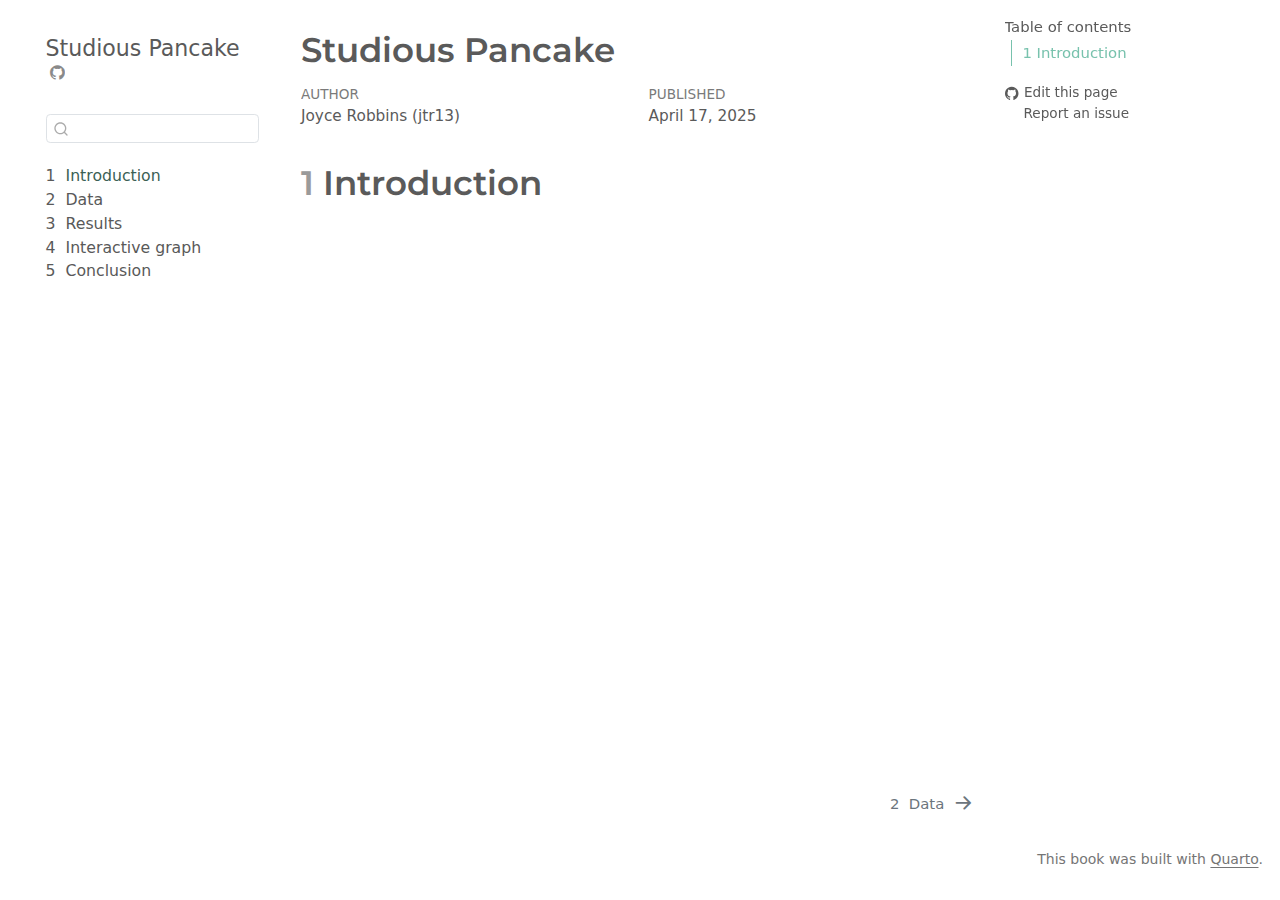
<file: docs/index.html>
<!DOCTYPE html>
<html xmlns="http://www.w3.org/1999/xhtml" lang="en" xml:lang="en"><head>

<meta charset="utf-8">
<meta name="generator" content="quarto-1.6.19">

<meta name="viewport" content="width=device-width, initial-scale=1.0, user-scalable=yes">

<meta name="author" content="Joyce Robbins (jtr13)">
<meta name="dcterms.date" content="2025-04-17">

<title>Studious Pancake</title>
<style>
code{white-space: pre-wrap;}
span.smallcaps{font-variant: small-caps;}
div.columns{display: flex; gap: min(4vw, 1.5em);}
div.column{flex: auto; overflow-x: auto;}
div.hanging-indent{margin-left: 1.5em; text-indent: -1.5em;}
ul.task-list{list-style: none;}
ul.task-list li input[type="checkbox"] {
  width: 0.8em;
  margin: 0 0.8em 0.2em -1em; /* quarto-specific, see https://github.com/quarto-dev/quarto-cli/issues/4556 */ 
  vertical-align: middle;
}
</style>


<script src="site_libs/quarto-nav/quarto-nav.js"></script>
<script src="site_libs/quarto-nav/headroom.min.js"></script>
<script src="site_libs/clipboard/clipboard.min.js"></script>
<script src="site_libs/quarto-search/autocomplete.umd.js"></script>
<script src="site_libs/quarto-search/fuse.min.js"></script>
<script src="site_libs/quarto-search/quarto-search.js"></script>
<meta name="quarto:offset" content="./">
<link href="./data.html" rel="next">
<script src="site_libs/quarto-html/quarto.js"></script>
<script src="site_libs/quarto-html/popper.min.js"></script>
<script src="site_libs/quarto-html/tippy.umd.min.js"></script>
<script src="site_libs/quarto-html/anchor.min.js"></script>
<link href="site_libs/quarto-html/tippy.css" rel="stylesheet">
<link href="site_libs/quarto-html/quarto-syntax-highlighting-018089954d508eae8a473f0b7f0491f0.css" rel="stylesheet" id="quarto-text-highlighting-styles">
<script src="site_libs/bootstrap/bootstrap.min.js"></script>
<link href="site_libs/bootstrap/bootstrap-icons.css" rel="stylesheet">
<link href="site_libs/bootstrap/bootstrap-32b70bd0c214114904baeada437aa6ca.min.css" rel="stylesheet" append-hash="true" id="quarto-bootstrap" data-mode="light">
<script id="quarto-search-options" type="application/json">{
  "location": "sidebar",
  "copy-button": false,
  "collapse-after": 3,
  "panel-placement": "start",
  "type": "textbox",
  "limit": 50,
  "keyboard-shortcut": [
    "f",
    "/",
    "s"
  ],
  "show-item-context": false,
  "language": {
    "search-no-results-text": "No results",
    "search-matching-documents-text": "matching documents",
    "search-copy-link-title": "Copy link to search",
    "search-hide-matches-text": "Hide additional matches",
    "search-more-match-text": "more match in this document",
    "search-more-matches-text": "more matches in this document",
    "search-clear-button-title": "Clear",
    "search-text-placeholder": "",
    "search-detached-cancel-button-title": "Cancel",
    "search-submit-button-title": "Submit",
    "search-label": "Search"
  }
}</script>


</head>

<body class="nav-sidebar floating">

<div id="quarto-search-results"></div>
  <header id="quarto-header" class="headroom fixed-top">
  <nav class="quarto-secondary-nav">
    <div class="container-fluid d-flex">
      <button type="button" class="quarto-btn-toggle btn" data-bs-toggle="collapse" role="button" data-bs-target=".quarto-sidebar-collapse-item" aria-controls="quarto-sidebar" aria-expanded="false" aria-label="Toggle sidebar navigation" onclick="if (window.quartoToggleHeadroom) { window.quartoToggleHeadroom(); }">
        <i class="bi bi-layout-text-sidebar-reverse"></i>
      </button>
        <nav class="quarto-page-breadcrumbs" aria-label="breadcrumb"><ol class="breadcrumb"><li class="breadcrumb-item"><a href="./index.html"><span class="chapter-number">1</span>&nbsp; <span class="chapter-title">Introduction</span></a></li></ol></nav>
        <a class="flex-grow-1" role="navigation" data-bs-toggle="collapse" data-bs-target=".quarto-sidebar-collapse-item" aria-controls="quarto-sidebar" aria-expanded="false" aria-label="Toggle sidebar navigation" onclick="if (window.quartoToggleHeadroom) { window.quartoToggleHeadroom(); }">      
        </a>
      <button type="button" class="btn quarto-search-button" aria-label="Search" onclick="window.quartoOpenSearch();">
        <i class="bi bi-search"></i>
      </button>
    </div>
  </nav>
</header>
<!-- content -->
<div id="quarto-content" class="quarto-container page-columns page-rows-contents page-layout-article">
<!-- sidebar -->
  <nav id="quarto-sidebar" class="sidebar collapse collapse-horizontal quarto-sidebar-collapse-item sidebar-navigation floating overflow-auto">
    <div class="pt-lg-2 mt-2 text-left sidebar-header">
    <div class="sidebar-title mb-0 py-0">
      <a href="./">Studious Pancake</a> 
        <div class="sidebar-tools-main">
    <a href="https://github.com/jtr13/studious-pancake" title="Source Code" class="quarto-navigation-tool px-1" aria-label="Source Code"><i class="bi bi-github"></i></a>
</div>
    </div>
      </div>
        <div class="mt-2 flex-shrink-0 align-items-center">
        <div class="sidebar-search">
        <div id="quarto-search" class="" title="Search"></div>
        </div>
        </div>
    <div class="sidebar-menu-container"> 
    <ul class="list-unstyled mt-1">
        <li class="sidebar-item">
  <div class="sidebar-item-container"> 
  <a href="./index.html" class="sidebar-item-text sidebar-link active">
 <span class="menu-text"><span class="chapter-number">1</span>&nbsp; <span class="chapter-title">Introduction</span></span></a>
  </div>
</li>
        <li class="sidebar-item">
  <div class="sidebar-item-container"> 
  <a href="./data.html" class="sidebar-item-text sidebar-link">
 <span class="menu-text"><span class="chapter-number">2</span>&nbsp; <span class="chapter-title">Data</span></span></a>
  </div>
</li>
        <li class="sidebar-item">
  <div class="sidebar-item-container"> 
  <a href="./results.html" class="sidebar-item-text sidebar-link">
 <span class="menu-text"><span class="chapter-number">3</span>&nbsp; <span class="chapter-title">Results</span></span></a>
  </div>
</li>
        <li class="sidebar-item">
  <div class="sidebar-item-container"> 
  <a href="./d3graph.html" class="sidebar-item-text sidebar-link">
 <span class="menu-text"><span class="chapter-number">4</span>&nbsp; <span class="chapter-title">Interactive graph</span></span></a>
  </div>
</li>
        <li class="sidebar-item">
  <div class="sidebar-item-container"> 
  <a href="./conclusion.html" class="sidebar-item-text sidebar-link">
 <span class="menu-text"><span class="chapter-number">5</span>&nbsp; <span class="chapter-title">Conclusion</span></span></a>
  </div>
</li>
    </ul>
    </div>
</nav>
<div id="quarto-sidebar-glass" class="quarto-sidebar-collapse-item" data-bs-toggle="collapse" data-bs-target=".quarto-sidebar-collapse-item"></div>
<!-- margin-sidebar -->
    <div id="quarto-margin-sidebar" class="sidebar margin-sidebar">
        <nav id="TOC" role="doc-toc" class="toc-active">
    <h2 id="toc-title">Table of contents</h2>
   
  <ul>
  <li><a href="#introduction" id="toc-introduction" class="nav-link active" data-scroll-target="#introduction"><span class="header-section-number">1</span> Introduction</a></li>
  </ul>
<div class="toc-actions"><ul><li><a href="https://github.com/jtr13/studious-pancake/edit/main/index.qmd" class="toc-action"><i class="bi bi-github"></i>Edit this page</a></li><li><a href="https://github.com/jtr13/studious-pancake/issues/new" class="toc-action"><i class="bi empty"></i>Report an issue</a></li></ul></div></nav>
    </div>
<!-- main -->
<main class="content" id="quarto-document-content">

<header id="title-block-header" class="quarto-title-block default">
<div class="quarto-title">
<h1 class="title">Studious Pancake</h1>
</div>



<div class="quarto-title-meta">

    <div>
    <div class="quarto-title-meta-heading">Author</div>
    <div class="quarto-title-meta-contents">
             <p>Joyce Robbins (jtr13) </p>
          </div>
  </div>
    
    <div>
    <div class="quarto-title-meta-heading">Published</div>
    <div class="quarto-title-meta-contents">
      <p class="date">April 17, 2025</p>
    </div>
  </div>
  
    
  </div>
  


</header>


<section id="introduction" class="level1" data-number="1">
<h1 data-number="1"><span class="header-section-number">1</span> Introduction</h1>


</section>

</main> <!-- /main -->
<script id="quarto-html-after-body" type="application/javascript">
window.document.addEventListener("DOMContentLoaded", function (event) {
  const toggleBodyColorMode = (bsSheetEl) => {
    const mode = bsSheetEl.getAttribute("data-mode");
    const bodyEl = window.document.querySelector("body");
    if (mode === "dark") {
      bodyEl.classList.add("quarto-dark");
      bodyEl.classList.remove("quarto-light");
    } else {
      bodyEl.classList.add("quarto-light");
      bodyEl.classList.remove("quarto-dark");
    }
  }
  const toggleBodyColorPrimary = () => {
    const bsSheetEl = window.document.querySelector("link#quarto-bootstrap");
    if (bsSheetEl) {
      toggleBodyColorMode(bsSheetEl);
    }
  }
  toggleBodyColorPrimary();  
  const icon = "";
  const anchorJS = new window.AnchorJS();
  anchorJS.options = {
    placement: 'right',
    icon: icon
  };
  anchorJS.add('.anchored');
  const isCodeAnnotation = (el) => {
    for (const clz of el.classList) {
      if (clz.startsWith('code-annotation-')) {                     
        return true;
      }
    }
    return false;
  }
  const onCopySuccess = function(e) {
    // button target
    const button = e.trigger;
    // don't keep focus
    button.blur();
    // flash "checked"
    button.classList.add('code-copy-button-checked');
    var currentTitle = button.getAttribute("title");
    button.setAttribute("title", "Copied!");
    let tooltip;
    if (window.bootstrap) {
      button.setAttribute("data-bs-toggle", "tooltip");
      button.setAttribute("data-bs-placement", "left");
      button.setAttribute("data-bs-title", "Copied!");
      tooltip = new bootstrap.Tooltip(button, 
        { trigger: "manual", 
          customClass: "code-copy-button-tooltip",
          offset: [0, -8]});
      tooltip.show();    
    }
    setTimeout(function() {
      if (tooltip) {
        tooltip.hide();
        button.removeAttribute("data-bs-title");
        button.removeAttribute("data-bs-toggle");
        button.removeAttribute("data-bs-placement");
      }
      button.setAttribute("title", currentTitle);
      button.classList.remove('code-copy-button-checked');
    }, 1000);
    // clear code selection
    e.clearSelection();
  }
  const getTextToCopy = function(trigger) {
      const codeEl = trigger.previousElementSibling.cloneNode(true);
      for (const childEl of codeEl.children) {
        if (isCodeAnnotation(childEl)) {
          childEl.remove();
        }
      }
      return codeEl.innerText;
  }
  const clipboard = new window.ClipboardJS('.code-copy-button:not([data-in-quarto-modal])', {
    text: getTextToCopy
  });
  clipboard.on('success', onCopySuccess);
  if (window.document.getElementById('quarto-embedded-source-code-modal')) {
    // For code content inside modals, clipBoardJS needs to be initialized with a container option
    // TODO: Check when it could be a function (https://github.com/zenorocha/clipboard.js/issues/860)
    const clipboardModal = new window.ClipboardJS('.code-copy-button[data-in-quarto-modal]', {
      text: getTextToCopy,
      container: window.document.getElementById('quarto-embedded-source-code-modal')
    });
    clipboardModal.on('success', onCopySuccess);
  }
    var localhostRegex = new RegExp(/^(?:http|https):\/\/localhost\:?[0-9]*\//);
    var mailtoRegex = new RegExp(/^mailto:/);
      var filterRegex = new RegExp('/' + window.location.host + '/');
    var isInternal = (href) => {
        return filterRegex.test(href) || localhostRegex.test(href) || mailtoRegex.test(href);
    }
    // Inspect non-navigation links and adorn them if external
 	var links = window.document.querySelectorAll('a[href]:not(.nav-link):not(.navbar-brand):not(.toc-action):not(.sidebar-link):not(.sidebar-item-toggle):not(.pagination-link):not(.no-external):not([aria-hidden]):not(.dropdown-item):not(.quarto-navigation-tool):not(.about-link)');
    for (var i=0; i<links.length; i++) {
      const link = links[i];
      if (!isInternal(link.href)) {
        // undo the damage that might have been done by quarto-nav.js in the case of
        // links that we want to consider external
        if (link.dataset.originalHref !== undefined) {
          link.href = link.dataset.originalHref;
        }
      }
    }
  function tippyHover(el, contentFn, onTriggerFn, onUntriggerFn) {
    const config = {
      allowHTML: true,
      maxWidth: 500,
      delay: 100,
      arrow: false,
      appendTo: function(el) {
          return el.parentElement;
      },
      interactive: true,
      interactiveBorder: 10,
      theme: 'quarto',
      placement: 'bottom-start',
    };
    if (contentFn) {
      config.content = contentFn;
    }
    if (onTriggerFn) {
      config.onTrigger = onTriggerFn;
    }
    if (onUntriggerFn) {
      config.onUntrigger = onUntriggerFn;
    }
    window.tippy(el, config); 
  }
  const noterefs = window.document.querySelectorAll('a[role="doc-noteref"]');
  for (var i=0; i<noterefs.length; i++) {
    const ref = noterefs[i];
    tippyHover(ref, function() {
      // use id or data attribute instead here
      let href = ref.getAttribute('data-footnote-href') || ref.getAttribute('href');
      try { href = new URL(href).hash; } catch {}
      const id = href.replace(/^#\/?/, "");
      const note = window.document.getElementById(id);
      if (note) {
        return note.innerHTML;
      } else {
        return "";
      }
    });
  }
  const xrefs = window.document.querySelectorAll('a.quarto-xref');
  const processXRef = (id, note) => {
    // Strip column container classes
    const stripColumnClz = (el) => {
      el.classList.remove("page-full", "page-columns");
      if (el.children) {
        for (const child of el.children) {
          stripColumnClz(child);
        }
      }
    }
    stripColumnClz(note)
    if (id === null || id.startsWith('sec-')) {
      // Special case sections, only their first couple elements
      const container = document.createElement("div");
      if (note.children && note.children.length > 2) {
        container.appendChild(note.children[0].cloneNode(true));
        for (let i = 1; i < note.children.length; i++) {
          const child = note.children[i];
          if (child.tagName === "P" && child.innerText === "") {
            continue;
          } else {
            container.appendChild(child.cloneNode(true));
            break;
          }
        }
        if (window.Quarto?.typesetMath) {
          window.Quarto.typesetMath(container);
        }
        return container.innerHTML
      } else {
        if (window.Quarto?.typesetMath) {
          window.Quarto.typesetMath(note);
        }
        return note.innerHTML;
      }
    } else {
      // Remove any anchor links if they are present
      const anchorLink = note.querySelector('a.anchorjs-link');
      if (anchorLink) {
        anchorLink.remove();
      }
      if (window.Quarto?.typesetMath) {
        window.Quarto.typesetMath(note);
      }
      // TODO in 1.5, we should make sure this works without a callout special case
      if (note.classList.contains("callout")) {
        return note.outerHTML;
      } else {
        return note.innerHTML;
      }
    }
  }
  for (var i=0; i<xrefs.length; i++) {
    const xref = xrefs[i];
    tippyHover(xref, undefined, function(instance) {
      instance.disable();
      let url = xref.getAttribute('href');
      let hash = undefined; 
      if (url.startsWith('#')) {
        hash = url;
      } else {
        try { hash = new URL(url).hash; } catch {}
      }
      if (hash) {
        const id = hash.replace(/^#\/?/, "");
        const note = window.document.getElementById(id);
        if (note !== null) {
          try {
            const html = processXRef(id, note.cloneNode(true));
            instance.setContent(html);
          } finally {
            instance.enable();
            instance.show();
          }
        } else {
          // See if we can fetch this
          fetch(url.split('#')[0])
          .then(res => res.text())
          .then(html => {
            const parser = new DOMParser();
            const htmlDoc = parser.parseFromString(html, "text/html");
            const note = htmlDoc.getElementById(id);
            if (note !== null) {
              const html = processXRef(id, note);
              instance.setContent(html);
            } 
          }).finally(() => {
            instance.enable();
            instance.show();
          });
        }
      } else {
        // See if we can fetch a full url (with no hash to target)
        // This is a special case and we should probably do some content thinning / targeting
        fetch(url)
        .then(res => res.text())
        .then(html => {
          const parser = new DOMParser();
          const htmlDoc = parser.parseFromString(html, "text/html");
          const note = htmlDoc.querySelector('main.content');
          if (note !== null) {
            // This should only happen for chapter cross references
            // (since there is no id in the URL)
            // remove the first header
            if (note.children.length > 0 && note.children[0].tagName === "HEADER") {
              note.children[0].remove();
            }
            const html = processXRef(null, note);
            instance.setContent(html);
          } 
        }).finally(() => {
          instance.enable();
          instance.show();
        });
      }
    }, function(instance) {
    });
  }
      let selectedAnnoteEl;
      const selectorForAnnotation = ( cell, annotation) => {
        let cellAttr = 'data-code-cell="' + cell + '"';
        let lineAttr = 'data-code-annotation="' +  annotation + '"';
        const selector = 'span[' + cellAttr + '][' + lineAttr + ']';
        return selector;
      }
      const selectCodeLines = (annoteEl) => {
        const doc = window.document;
        const targetCell = annoteEl.getAttribute("data-target-cell");
        const targetAnnotation = annoteEl.getAttribute("data-target-annotation");
        const annoteSpan = window.document.querySelector(selectorForAnnotation(targetCell, targetAnnotation));
        const lines = annoteSpan.getAttribute("data-code-lines").split(",");
        const lineIds = lines.map((line) => {
          return targetCell + "-" + line;
        })
        let top = null;
        let height = null;
        let parent = null;
        if (lineIds.length > 0) {
            //compute the position of the single el (top and bottom and make a div)
            const el = window.document.getElementById(lineIds[0]);
            top = el.offsetTop;
            height = el.offsetHeight;
            parent = el.parentElement.parentElement;
          if (lineIds.length > 1) {
            const lastEl = window.document.getElementById(lineIds[lineIds.length - 1]);
            const bottom = lastEl.offsetTop + lastEl.offsetHeight;
            height = bottom - top;
          }
          if (top !== null && height !== null && parent !== null) {
            // cook up a div (if necessary) and position it 
            let div = window.document.getElementById("code-annotation-line-highlight");
            if (div === null) {
              div = window.document.createElement("div");
              div.setAttribute("id", "code-annotation-line-highlight");
              div.style.position = 'absolute';
              parent.appendChild(div);
            }
            div.style.top = top - 2 + "px";
            div.style.height = height + 4 + "px";
            div.style.left = 0;
            let gutterDiv = window.document.getElementById("code-annotation-line-highlight-gutter");
            if (gutterDiv === null) {
              gutterDiv = window.document.createElement("div");
              gutterDiv.setAttribute("id", "code-annotation-line-highlight-gutter");
              gutterDiv.style.position = 'absolute';
              const codeCell = window.document.getElementById(targetCell);
              const gutter = codeCell.querySelector('.code-annotation-gutter');
              gutter.appendChild(gutterDiv);
            }
            gutterDiv.style.top = top - 2 + "px";
            gutterDiv.style.height = height + 4 + "px";
          }
          selectedAnnoteEl = annoteEl;
        }
      };
      const unselectCodeLines = () => {
        const elementsIds = ["code-annotation-line-highlight", "code-annotation-line-highlight-gutter"];
        elementsIds.forEach((elId) => {
          const div = window.document.getElementById(elId);
          if (div) {
            div.remove();
          }
        });
        selectedAnnoteEl = undefined;
      };
        // Handle positioning of the toggle
    window.addEventListener(
      "resize",
      throttle(() => {
        elRect = undefined;
        if (selectedAnnoteEl) {
          selectCodeLines(selectedAnnoteEl);
        }
      }, 10)
    );
    function throttle(fn, ms) {
    let throttle = false;
    let timer;
      return (...args) => {
        if(!throttle) { // first call gets through
            fn.apply(this, args);
            throttle = true;
        } else { // all the others get throttled
            if(timer) clearTimeout(timer); // cancel #2
            timer = setTimeout(() => {
              fn.apply(this, args);
              timer = throttle = false;
            }, ms);
        }
      };
    }
      // Attach click handler to the DT
      const annoteDls = window.document.querySelectorAll('dt[data-target-cell]');
      for (const annoteDlNode of annoteDls) {
        annoteDlNode.addEventListener('click', (event) => {
          const clickedEl = event.target;
          if (clickedEl !== selectedAnnoteEl) {
            unselectCodeLines();
            const activeEl = window.document.querySelector('dt[data-target-cell].code-annotation-active');
            if (activeEl) {
              activeEl.classList.remove('code-annotation-active');
            }
            selectCodeLines(clickedEl);
            clickedEl.classList.add('code-annotation-active');
          } else {
            // Unselect the line
            unselectCodeLines();
            clickedEl.classList.remove('code-annotation-active');
          }
        });
      }
  const findCites = (el) => {
    const parentEl = el.parentElement;
    if (parentEl) {
      const cites = parentEl.dataset.cites;
      if (cites) {
        return {
          el,
          cites: cites.split(' ')
        };
      } else {
        return findCites(el.parentElement)
      }
    } else {
      return undefined;
    }
  };
  var bibliorefs = window.document.querySelectorAll('a[role="doc-biblioref"]');
  for (var i=0; i<bibliorefs.length; i++) {
    const ref = bibliorefs[i];
    const citeInfo = findCites(ref);
    if (citeInfo) {
      tippyHover(citeInfo.el, function() {
        var popup = window.document.createElement('div');
        citeInfo.cites.forEach(function(cite) {
          var citeDiv = window.document.createElement('div');
          citeDiv.classList.add('hanging-indent');
          citeDiv.classList.add('csl-entry');
          var biblioDiv = window.document.getElementById('ref-' + cite);
          if (biblioDiv) {
            citeDiv.innerHTML = biblioDiv.innerHTML;
          }
          popup.appendChild(citeDiv);
        });
        return popup.innerHTML;
      });
    }
  }
});
</script>
<nav class="page-navigation">
  <div class="nav-page nav-page-previous">
  </div>
  <div class="nav-page nav-page-next">
      <a href="./data.html" class="pagination-link" aria-label="Data">
        <span class="nav-page-text"><span class="chapter-number">2</span>&nbsp; <span class="chapter-title">Data</span></span> <i class="bi bi-arrow-right-short"></i>
      </a>
  </div>
</nav>
</div> <!-- /content -->
<footer class="footer">
  <div class="nav-footer">
    <div class="nav-footer-left">
      &nbsp;
    </div>   
    <div class="nav-footer-center">
      &nbsp;
    <div class="toc-actions d-sm-block d-md-none"><ul><li><a href="https://github.com/jtr13/studious-pancake/edit/main/index.qmd" class="toc-action"><i class="bi bi-github"></i>Edit this page</a></li><li><a href="https://github.com/jtr13/studious-pancake/issues/new" class="toc-action"><i class="bi empty"></i>Report an issue</a></li></ul></div></div>
    <div class="nav-footer-right">
<p>This book was built with <a href="https://quarto.org/">Quarto</a>.</p>
</div>
  </div>
</footer>




</body></html>
</file>
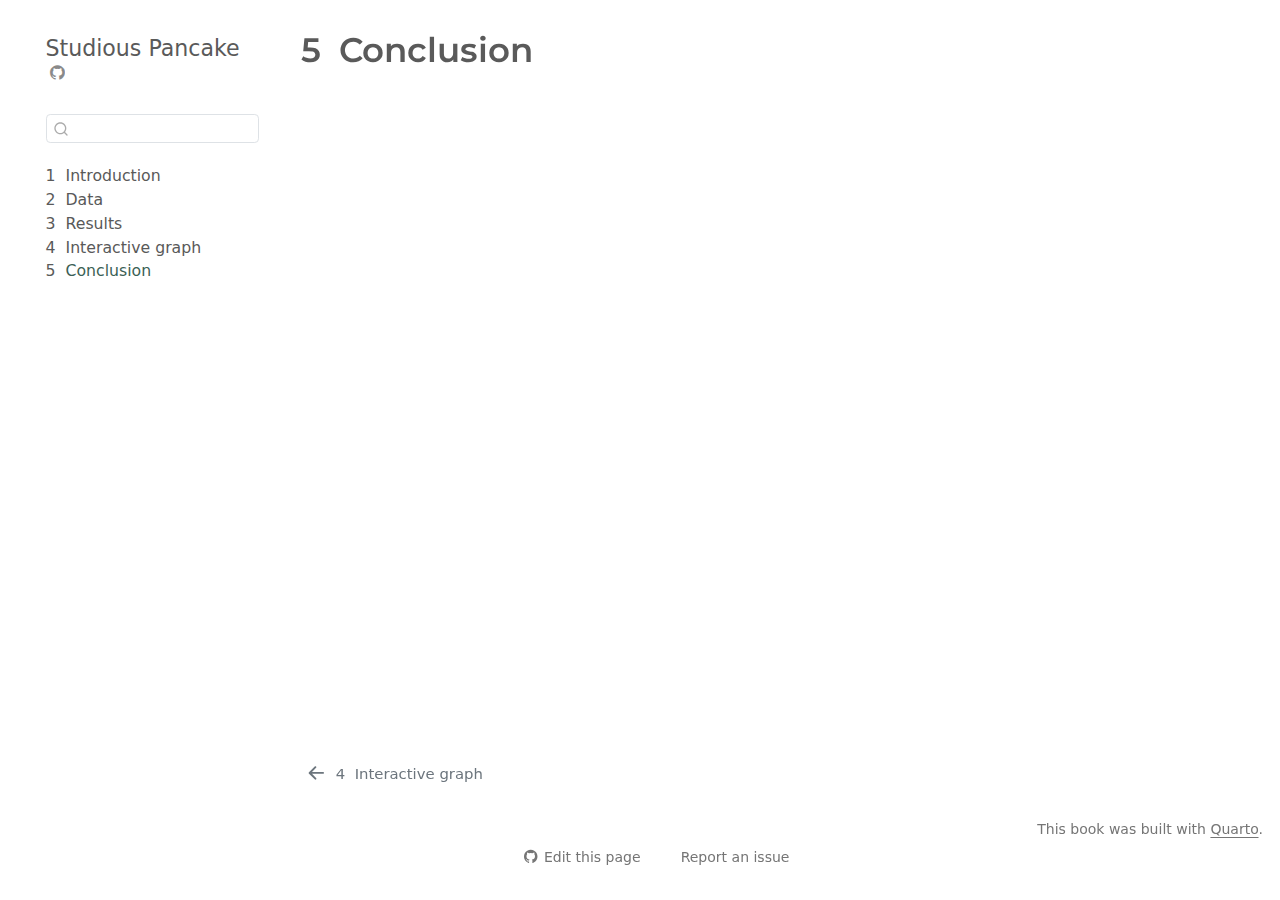
<file: docs/conclusion.html>
<!DOCTYPE html>
<html xmlns="http://www.w3.org/1999/xhtml" lang="en" xml:lang="en"><head>

<meta charset="utf-8">
<meta name="generator" content="quarto-1.6.19">

<meta name="viewport" content="width=device-width, initial-scale=1.0, user-scalable=yes">


<title>5&nbsp; Conclusion – Studious Pancake</title>
<style>
code{white-space: pre-wrap;}
span.smallcaps{font-variant: small-caps;}
div.columns{display: flex; gap: min(4vw, 1.5em);}
div.column{flex: auto; overflow-x: auto;}
div.hanging-indent{margin-left: 1.5em; text-indent: -1.5em;}
ul.task-list{list-style: none;}
ul.task-list li input[type="checkbox"] {
  width: 0.8em;
  margin: 0 0.8em 0.2em -1em; /* quarto-specific, see https://github.com/quarto-dev/quarto-cli/issues/4556 */ 
  vertical-align: middle;
}
</style>


<script src="site_libs/quarto-nav/quarto-nav.js"></script>
<script src="site_libs/quarto-nav/headroom.min.js"></script>
<script src="site_libs/clipboard/clipboard.min.js"></script>
<script src="site_libs/quarto-search/autocomplete.umd.js"></script>
<script src="site_libs/quarto-search/fuse.min.js"></script>
<script src="site_libs/quarto-search/quarto-search.js"></script>
<meta name="quarto:offset" content="./">
<link href="./d3graph.html" rel="prev">
<script src="site_libs/quarto-html/quarto.js"></script>
<script src="site_libs/quarto-html/popper.min.js"></script>
<script src="site_libs/quarto-html/tippy.umd.min.js"></script>
<script src="site_libs/quarto-html/anchor.min.js"></script>
<link href="site_libs/quarto-html/tippy.css" rel="stylesheet">
<link href="site_libs/quarto-html/quarto-syntax-highlighting-018089954d508eae8a473f0b7f0491f0.css" rel="stylesheet" id="quarto-text-highlighting-styles">
<script src="site_libs/bootstrap/bootstrap.min.js"></script>
<link href="site_libs/bootstrap/bootstrap-icons.css" rel="stylesheet">
<link href="site_libs/bootstrap/bootstrap-32b70bd0c214114904baeada437aa6ca.min.css" rel="stylesheet" append-hash="true" id="quarto-bootstrap" data-mode="light">
<script id="quarto-search-options" type="application/json">{
  "location": "sidebar",
  "copy-button": false,
  "collapse-after": 3,
  "panel-placement": "start",
  "type": "textbox",
  "limit": 50,
  "keyboard-shortcut": [
    "f",
    "/",
    "s"
  ],
  "show-item-context": false,
  "language": {
    "search-no-results-text": "No results",
    "search-matching-documents-text": "matching documents",
    "search-copy-link-title": "Copy link to search",
    "search-hide-matches-text": "Hide additional matches",
    "search-more-match-text": "more match in this document",
    "search-more-matches-text": "more matches in this document",
    "search-clear-button-title": "Clear",
    "search-text-placeholder": "",
    "search-detached-cancel-button-title": "Cancel",
    "search-submit-button-title": "Submit",
    "search-label": "Search"
  }
}</script>


</head>

<body class="nav-sidebar floating">

<div id="quarto-search-results"></div>
  <header id="quarto-header" class="headroom fixed-top">
  <nav class="quarto-secondary-nav">
    <div class="container-fluid d-flex">
      <button type="button" class="quarto-btn-toggle btn" data-bs-toggle="collapse" role="button" data-bs-target=".quarto-sidebar-collapse-item" aria-controls="quarto-sidebar" aria-expanded="false" aria-label="Toggle sidebar navigation" onclick="if (window.quartoToggleHeadroom) { window.quartoToggleHeadroom(); }">
        <i class="bi bi-layout-text-sidebar-reverse"></i>
      </button>
        <nav class="quarto-page-breadcrumbs" aria-label="breadcrumb"><ol class="breadcrumb"><li class="breadcrumb-item"><a href="./conclusion.html"><span class="chapter-number">5</span>&nbsp; <span class="chapter-title">Conclusion</span></a></li></ol></nav>
        <a class="flex-grow-1" role="navigation" data-bs-toggle="collapse" data-bs-target=".quarto-sidebar-collapse-item" aria-controls="quarto-sidebar" aria-expanded="false" aria-label="Toggle sidebar navigation" onclick="if (window.quartoToggleHeadroom) { window.quartoToggleHeadroom(); }">      
        </a>
      <button type="button" class="btn quarto-search-button" aria-label="Search" onclick="window.quartoOpenSearch();">
        <i class="bi bi-search"></i>
      </button>
    </div>
  </nav>
</header>
<!-- content -->
<div id="quarto-content" class="quarto-container page-columns page-rows-contents page-layout-article">
<!-- sidebar -->
  <nav id="quarto-sidebar" class="sidebar collapse collapse-horizontal quarto-sidebar-collapse-item sidebar-navigation floating overflow-auto">
    <div class="pt-lg-2 mt-2 text-left sidebar-header">
    <div class="sidebar-title mb-0 py-0">
      <a href="./">Studious Pancake</a> 
        <div class="sidebar-tools-main">
    <a href="https://github.com/jtr13/studious-pancake" title="Source Code" class="quarto-navigation-tool px-1" aria-label="Source Code"><i class="bi bi-github"></i></a>
</div>
    </div>
      </div>
        <div class="mt-2 flex-shrink-0 align-items-center">
        <div class="sidebar-search">
        <div id="quarto-search" class="" title="Search"></div>
        </div>
        </div>
    <div class="sidebar-menu-container"> 
    <ul class="list-unstyled mt-1">
        <li class="sidebar-item">
  <div class="sidebar-item-container"> 
  <a href="./index.html" class="sidebar-item-text sidebar-link">
 <span class="menu-text"><span class="chapter-number">1</span>&nbsp; <span class="chapter-title">Introduction</span></span></a>
  </div>
</li>
        <li class="sidebar-item">
  <div class="sidebar-item-container"> 
  <a href="./data.html" class="sidebar-item-text sidebar-link">
 <span class="menu-text"><span class="chapter-number">2</span>&nbsp; <span class="chapter-title">Data</span></span></a>
  </div>
</li>
        <li class="sidebar-item">
  <div class="sidebar-item-container"> 
  <a href="./results.html" class="sidebar-item-text sidebar-link">
 <span class="menu-text"><span class="chapter-number">3</span>&nbsp; <span class="chapter-title">Results</span></span></a>
  </div>
</li>
        <li class="sidebar-item">
  <div class="sidebar-item-container"> 
  <a href="./d3graph.html" class="sidebar-item-text sidebar-link">
 <span class="menu-text"><span class="chapter-number">4</span>&nbsp; <span class="chapter-title">Interactive graph</span></span></a>
  </div>
</li>
        <li class="sidebar-item">
  <div class="sidebar-item-container"> 
  <a href="./conclusion.html" class="sidebar-item-text sidebar-link active">
 <span class="menu-text"><span class="chapter-number">5</span>&nbsp; <span class="chapter-title">Conclusion</span></span></a>
  </div>
</li>
    </ul>
    </div>
</nav>
<div id="quarto-sidebar-glass" class="quarto-sidebar-collapse-item" data-bs-toggle="collapse" data-bs-target=".quarto-sidebar-collapse-item"></div>
<!-- margin-sidebar -->
    <div id="quarto-margin-sidebar" class="sidebar margin-sidebar zindex-bottom">
        
    </div>
<!-- main -->
<main class="content" id="quarto-document-content">

<header id="title-block-header" class="quarto-title-block default">
<div class="quarto-title">
<h1 class="title"><span class="chapter-number">5</span>&nbsp; <span class="chapter-title">Conclusion</span></h1>
</div>



<div class="quarto-title-meta">

    
  
    
  </div>
  


</header>





</main> <!-- /main -->
<script id="quarto-html-after-body" type="application/javascript">
window.document.addEventListener("DOMContentLoaded", function (event) {
  const toggleBodyColorMode = (bsSheetEl) => {
    const mode = bsSheetEl.getAttribute("data-mode");
    const bodyEl = window.document.querySelector("body");
    if (mode === "dark") {
      bodyEl.classList.add("quarto-dark");
      bodyEl.classList.remove("quarto-light");
    } else {
      bodyEl.classList.add("quarto-light");
      bodyEl.classList.remove("quarto-dark");
    }
  }
  const toggleBodyColorPrimary = () => {
    const bsSheetEl = window.document.querySelector("link#quarto-bootstrap");
    if (bsSheetEl) {
      toggleBodyColorMode(bsSheetEl);
    }
  }
  toggleBodyColorPrimary();  
  const icon = "";
  const anchorJS = new window.AnchorJS();
  anchorJS.options = {
    placement: 'right',
    icon: icon
  };
  anchorJS.add('.anchored');
  const isCodeAnnotation = (el) => {
    for (const clz of el.classList) {
      if (clz.startsWith('code-annotation-')) {                     
        return true;
      }
    }
    return false;
  }
  const onCopySuccess = function(e) {
    // button target
    const button = e.trigger;
    // don't keep focus
    button.blur();
    // flash "checked"
    button.classList.add('code-copy-button-checked');
    var currentTitle = button.getAttribute("title");
    button.setAttribute("title", "Copied!");
    let tooltip;
    if (window.bootstrap) {
      button.setAttribute("data-bs-toggle", "tooltip");
      button.setAttribute("data-bs-placement", "left");
      button.setAttribute("data-bs-title", "Copied!");
      tooltip = new bootstrap.Tooltip(button, 
        { trigger: "manual", 
          customClass: "code-copy-button-tooltip",
          offset: [0, -8]});
      tooltip.show();    
    }
    setTimeout(function() {
      if (tooltip) {
        tooltip.hide();
        button.removeAttribute("data-bs-title");
        button.removeAttribute("data-bs-toggle");
        button.removeAttribute("data-bs-placement");
      }
      button.setAttribute("title", currentTitle);
      button.classList.remove('code-copy-button-checked');
    }, 1000);
    // clear code selection
    e.clearSelection();
  }
  const getTextToCopy = function(trigger) {
      const codeEl = trigger.previousElementSibling.cloneNode(true);
      for (const childEl of codeEl.children) {
        if (isCodeAnnotation(childEl)) {
          childEl.remove();
        }
      }
      return codeEl.innerText;
  }
  const clipboard = new window.ClipboardJS('.code-copy-button:not([data-in-quarto-modal])', {
    text: getTextToCopy
  });
  clipboard.on('success', onCopySuccess);
  if (window.document.getElementById('quarto-embedded-source-code-modal')) {
    // For code content inside modals, clipBoardJS needs to be initialized with a container option
    // TODO: Check when it could be a function (https://github.com/zenorocha/clipboard.js/issues/860)
    const clipboardModal = new window.ClipboardJS('.code-copy-button[data-in-quarto-modal]', {
      text: getTextToCopy,
      container: window.document.getElementById('quarto-embedded-source-code-modal')
    });
    clipboardModal.on('success', onCopySuccess);
  }
    var localhostRegex = new RegExp(/^(?:http|https):\/\/localhost\:?[0-9]*\//);
    var mailtoRegex = new RegExp(/^mailto:/);
      var filterRegex = new RegExp('/' + window.location.host + '/');
    var isInternal = (href) => {
        return filterRegex.test(href) || localhostRegex.test(href) || mailtoRegex.test(href);
    }
    // Inspect non-navigation links and adorn them if external
 	var links = window.document.querySelectorAll('a[href]:not(.nav-link):not(.navbar-brand):not(.toc-action):not(.sidebar-link):not(.sidebar-item-toggle):not(.pagination-link):not(.no-external):not([aria-hidden]):not(.dropdown-item):not(.quarto-navigation-tool):not(.about-link)');
    for (var i=0; i<links.length; i++) {
      const link = links[i];
      if (!isInternal(link.href)) {
        // undo the damage that might have been done by quarto-nav.js in the case of
        // links that we want to consider external
        if (link.dataset.originalHref !== undefined) {
          link.href = link.dataset.originalHref;
        }
      }
    }
  function tippyHover(el, contentFn, onTriggerFn, onUntriggerFn) {
    const config = {
      allowHTML: true,
      maxWidth: 500,
      delay: 100,
      arrow: false,
      appendTo: function(el) {
          return el.parentElement;
      },
      interactive: true,
      interactiveBorder: 10,
      theme: 'quarto',
      placement: 'bottom-start',
    };
    if (contentFn) {
      config.content = contentFn;
    }
    if (onTriggerFn) {
      config.onTrigger = onTriggerFn;
    }
    if (onUntriggerFn) {
      config.onUntrigger = onUntriggerFn;
    }
    window.tippy(el, config); 
  }
  const noterefs = window.document.querySelectorAll('a[role="doc-noteref"]');
  for (var i=0; i<noterefs.length; i++) {
    const ref = noterefs[i];
    tippyHover(ref, function() {
      // use id or data attribute instead here
      let href = ref.getAttribute('data-footnote-href') || ref.getAttribute('href');
      try { href = new URL(href).hash; } catch {}
      const id = href.replace(/^#\/?/, "");
      const note = window.document.getElementById(id);
      if (note) {
        return note.innerHTML;
      } else {
        return "";
      }
    });
  }
  const xrefs = window.document.querySelectorAll('a.quarto-xref');
  const processXRef = (id, note) => {
    // Strip column container classes
    const stripColumnClz = (el) => {
      el.classList.remove("page-full", "page-columns");
      if (el.children) {
        for (const child of el.children) {
          stripColumnClz(child);
        }
      }
    }
    stripColumnClz(note)
    if (id === null || id.startsWith('sec-')) {
      // Special case sections, only their first couple elements
      const container = document.createElement("div");
      if (note.children && note.children.length > 2) {
        container.appendChild(note.children[0].cloneNode(true));
        for (let i = 1; i < note.children.length; i++) {
          const child = note.children[i];
          if (child.tagName === "P" && child.innerText === "") {
            continue;
          } else {
            container.appendChild(child.cloneNode(true));
            break;
          }
        }
        if (window.Quarto?.typesetMath) {
          window.Quarto.typesetMath(container);
        }
        return container.innerHTML
      } else {
        if (window.Quarto?.typesetMath) {
          window.Quarto.typesetMath(note);
        }
        return note.innerHTML;
      }
    } else {
      // Remove any anchor links if they are present
      const anchorLink = note.querySelector('a.anchorjs-link');
      if (anchorLink) {
        anchorLink.remove();
      }
      if (window.Quarto?.typesetMath) {
        window.Quarto.typesetMath(note);
      }
      // TODO in 1.5, we should make sure this works without a callout special case
      if (note.classList.contains("callout")) {
        return note.outerHTML;
      } else {
        return note.innerHTML;
      }
    }
  }
  for (var i=0; i<xrefs.length; i++) {
    const xref = xrefs[i];
    tippyHover(xref, undefined, function(instance) {
      instance.disable();
      let url = xref.getAttribute('href');
      let hash = undefined; 
      if (url.startsWith('#')) {
        hash = url;
      } else {
        try { hash = new URL(url).hash; } catch {}
      }
      if (hash) {
        const id = hash.replace(/^#\/?/, "");
        const note = window.document.getElementById(id);
        if (note !== null) {
          try {
            const html = processXRef(id, note.cloneNode(true));
            instance.setContent(html);
          } finally {
            instance.enable();
            instance.show();
          }
        } else {
          // See if we can fetch this
          fetch(url.split('#')[0])
          .then(res => res.text())
          .then(html => {
            const parser = new DOMParser();
            const htmlDoc = parser.parseFromString(html, "text/html");
            const note = htmlDoc.getElementById(id);
            if (note !== null) {
              const html = processXRef(id, note);
              instance.setContent(html);
            } 
          }).finally(() => {
            instance.enable();
            instance.show();
          });
        }
      } else {
        // See if we can fetch a full url (with no hash to target)
        // This is a special case and we should probably do some content thinning / targeting
        fetch(url)
        .then(res => res.text())
        .then(html => {
          const parser = new DOMParser();
          const htmlDoc = parser.parseFromString(html, "text/html");
          const note = htmlDoc.querySelector('main.content');
          if (note !== null) {
            // This should only happen for chapter cross references
            // (since there is no id in the URL)
            // remove the first header
            if (note.children.length > 0 && note.children[0].tagName === "HEADER") {
              note.children[0].remove();
            }
            const html = processXRef(null, note);
            instance.setContent(html);
          } 
        }).finally(() => {
          instance.enable();
          instance.show();
        });
      }
    }, function(instance) {
    });
  }
      let selectedAnnoteEl;
      const selectorForAnnotation = ( cell, annotation) => {
        let cellAttr = 'data-code-cell="' + cell + '"';
        let lineAttr = 'data-code-annotation="' +  annotation + '"';
        const selector = 'span[' + cellAttr + '][' + lineAttr + ']';
        return selector;
      }
      const selectCodeLines = (annoteEl) => {
        const doc = window.document;
        const targetCell = annoteEl.getAttribute("data-target-cell");
        const targetAnnotation = annoteEl.getAttribute("data-target-annotation");
        const annoteSpan = window.document.querySelector(selectorForAnnotation(targetCell, targetAnnotation));
        const lines = annoteSpan.getAttribute("data-code-lines").split(",");
        const lineIds = lines.map((line) => {
          return targetCell + "-" + line;
        })
        let top = null;
        let height = null;
        let parent = null;
        if (lineIds.length > 0) {
            //compute the position of the single el (top and bottom and make a div)
            const el = window.document.getElementById(lineIds[0]);
            top = el.offsetTop;
            height = el.offsetHeight;
            parent = el.parentElement.parentElement;
          if (lineIds.length > 1) {
            const lastEl = window.document.getElementById(lineIds[lineIds.length - 1]);
            const bottom = lastEl.offsetTop + lastEl.offsetHeight;
            height = bottom - top;
          }
          if (top !== null && height !== null && parent !== null) {
            // cook up a div (if necessary) and position it 
            let div = window.document.getElementById("code-annotation-line-highlight");
            if (div === null) {
              div = window.document.createElement("div");
              div.setAttribute("id", "code-annotation-line-highlight");
              div.style.position = 'absolute';
              parent.appendChild(div);
            }
            div.style.top = top - 2 + "px";
            div.style.height = height + 4 + "px";
            div.style.left = 0;
            let gutterDiv = window.document.getElementById("code-annotation-line-highlight-gutter");
            if (gutterDiv === null) {
              gutterDiv = window.document.createElement("div");
              gutterDiv.setAttribute("id", "code-annotation-line-highlight-gutter");
              gutterDiv.style.position = 'absolute';
              const codeCell = window.document.getElementById(targetCell);
              const gutter = codeCell.querySelector('.code-annotation-gutter');
              gutter.appendChild(gutterDiv);
            }
            gutterDiv.style.top = top - 2 + "px";
            gutterDiv.style.height = height + 4 + "px";
          }
          selectedAnnoteEl = annoteEl;
        }
      };
      const unselectCodeLines = () => {
        const elementsIds = ["code-annotation-line-highlight", "code-annotation-line-highlight-gutter"];
        elementsIds.forEach((elId) => {
          const div = window.document.getElementById(elId);
          if (div) {
            div.remove();
          }
        });
        selectedAnnoteEl = undefined;
      };
        // Handle positioning of the toggle
    window.addEventListener(
      "resize",
      throttle(() => {
        elRect = undefined;
        if (selectedAnnoteEl) {
          selectCodeLines(selectedAnnoteEl);
        }
      }, 10)
    );
    function throttle(fn, ms) {
    let throttle = false;
    let timer;
      return (...args) => {
        if(!throttle) { // first call gets through
            fn.apply(this, args);
            throttle = true;
        } else { // all the others get throttled
            if(timer) clearTimeout(timer); // cancel #2
            timer = setTimeout(() => {
              fn.apply(this, args);
              timer = throttle = false;
            }, ms);
        }
      };
    }
      // Attach click handler to the DT
      const annoteDls = window.document.querySelectorAll('dt[data-target-cell]');
      for (const annoteDlNode of annoteDls) {
        annoteDlNode.addEventListener('click', (event) => {
          const clickedEl = event.target;
          if (clickedEl !== selectedAnnoteEl) {
            unselectCodeLines();
            const activeEl = window.document.querySelector('dt[data-target-cell].code-annotation-active');
            if (activeEl) {
              activeEl.classList.remove('code-annotation-active');
            }
            selectCodeLines(clickedEl);
            clickedEl.classList.add('code-annotation-active');
          } else {
            // Unselect the line
            unselectCodeLines();
            clickedEl.classList.remove('code-annotation-active');
          }
        });
      }
  const findCites = (el) => {
    const parentEl = el.parentElement;
    if (parentEl) {
      const cites = parentEl.dataset.cites;
      if (cites) {
        return {
          el,
          cites: cites.split(' ')
        };
      } else {
        return findCites(el.parentElement)
      }
    } else {
      return undefined;
    }
  };
  var bibliorefs = window.document.querySelectorAll('a[role="doc-biblioref"]');
  for (var i=0; i<bibliorefs.length; i++) {
    const ref = bibliorefs[i];
    const citeInfo = findCites(ref);
    if (citeInfo) {
      tippyHover(citeInfo.el, function() {
        var popup = window.document.createElement('div');
        citeInfo.cites.forEach(function(cite) {
          var citeDiv = window.document.createElement('div');
          citeDiv.classList.add('hanging-indent');
          citeDiv.classList.add('csl-entry');
          var biblioDiv = window.document.getElementById('ref-' + cite);
          if (biblioDiv) {
            citeDiv.innerHTML = biblioDiv.innerHTML;
          }
          popup.appendChild(citeDiv);
        });
        return popup.innerHTML;
      });
    }
  }
});
</script>
<nav class="page-navigation">
  <div class="nav-page nav-page-previous">
      <a href="./d3graph.html" class="pagination-link" aria-label="Interactive graph">
        <i class="bi bi-arrow-left-short"></i> <span class="nav-page-text"><span class="chapter-number">4</span>&nbsp; <span class="chapter-title">Interactive graph</span></span>
      </a>          
  </div>
  <div class="nav-page nav-page-next">
  </div>
</nav>
</div> <!-- /content -->
<footer class="footer">
  <div class="nav-footer">
    <div class="nav-footer-left">
      &nbsp;
    </div>   
    <div class="nav-footer-center">
      &nbsp;
    <div class="toc-actions"><ul><li><a href="https://github.com/jtr13/studious-pancake/edit/main/conclusion.qmd" class="toc-action"><i class="bi bi-github"></i>Edit this page</a></li><li><a href="https://github.com/jtr13/studious-pancake/issues/new" class="toc-action"><i class="bi empty"></i>Report an issue</a></li></ul></div></div>
    <div class="nav-footer-right">
<p>This book was built with <a href="https://quarto.org/">Quarto</a>.</p>
</div>
  </div>
</footer>




</body></html>
</file>
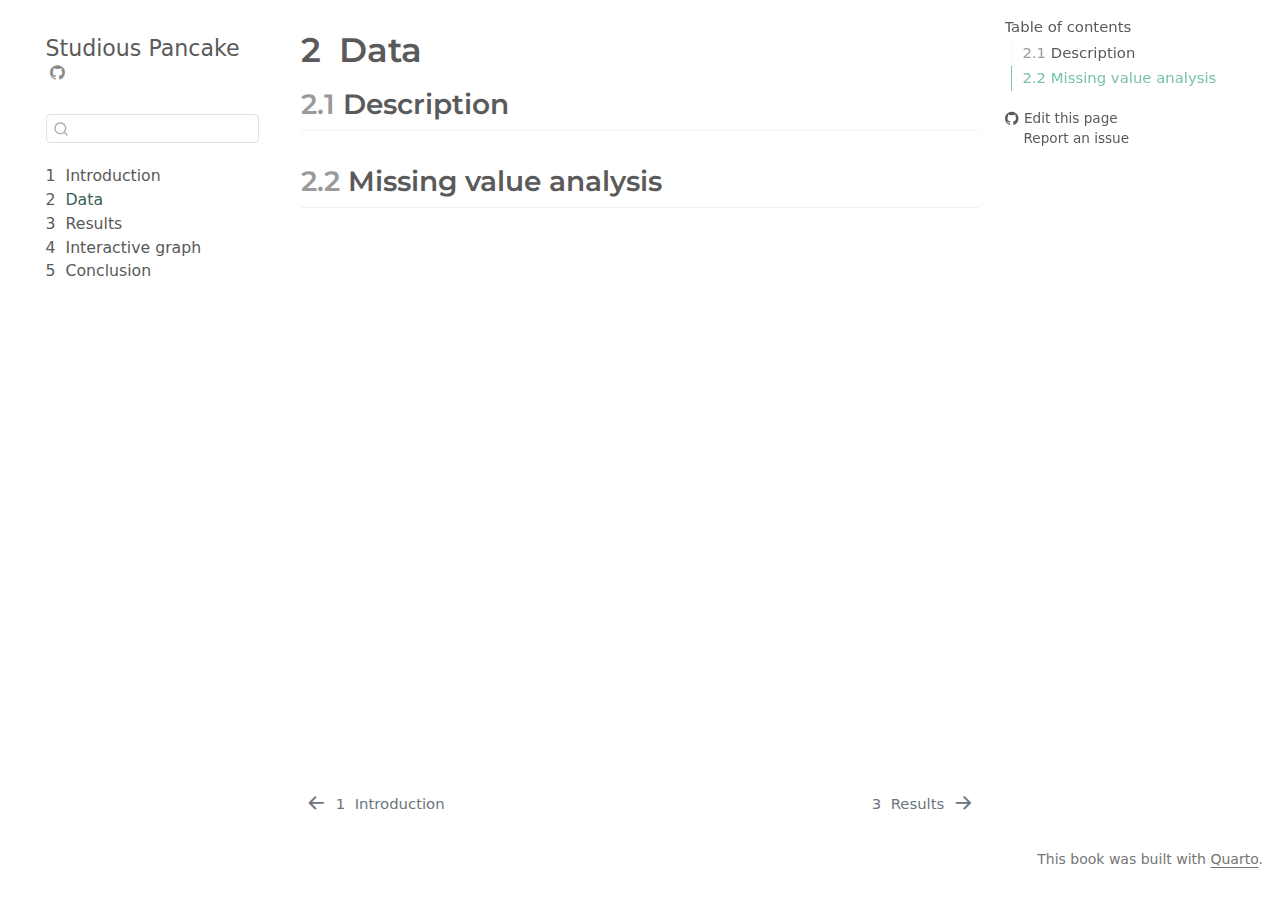
<file: docs/data.html>
<!DOCTYPE html>
<html xmlns="http://www.w3.org/1999/xhtml" lang="en" xml:lang="en"><head>

<meta charset="utf-8">
<meta name="generator" content="quarto-1.6.19">

<meta name="viewport" content="width=device-width, initial-scale=1.0, user-scalable=yes">


<title>2&nbsp; Data – Studious Pancake</title>
<style>
code{white-space: pre-wrap;}
span.smallcaps{font-variant: small-caps;}
div.columns{display: flex; gap: min(4vw, 1.5em);}
div.column{flex: auto; overflow-x: auto;}
div.hanging-indent{margin-left: 1.5em; text-indent: -1.5em;}
ul.task-list{list-style: none;}
ul.task-list li input[type="checkbox"] {
  width: 0.8em;
  margin: 0 0.8em 0.2em -1em; /* quarto-specific, see https://github.com/quarto-dev/quarto-cli/issues/4556 */ 
  vertical-align: middle;
}
</style>


<script src="site_libs/quarto-nav/quarto-nav.js"></script>
<script src="site_libs/quarto-nav/headroom.min.js"></script>
<script src="site_libs/clipboard/clipboard.min.js"></script>
<script src="site_libs/quarto-search/autocomplete.umd.js"></script>
<script src="site_libs/quarto-search/fuse.min.js"></script>
<script src="site_libs/quarto-search/quarto-search.js"></script>
<meta name="quarto:offset" content="./">
<link href="./results.html" rel="next">
<link href="./index.html" rel="prev">
<script src="site_libs/quarto-html/quarto.js"></script>
<script src="site_libs/quarto-html/popper.min.js"></script>
<script src="site_libs/quarto-html/tippy.umd.min.js"></script>
<script src="site_libs/quarto-html/anchor.min.js"></script>
<link href="site_libs/quarto-html/tippy.css" rel="stylesheet">
<link href="site_libs/quarto-html/quarto-syntax-highlighting-018089954d508eae8a473f0b7f0491f0.css" rel="stylesheet" id="quarto-text-highlighting-styles">
<script src="site_libs/bootstrap/bootstrap.min.js"></script>
<link href="site_libs/bootstrap/bootstrap-icons.css" rel="stylesheet">
<link href="site_libs/bootstrap/bootstrap-32b70bd0c214114904baeada437aa6ca.min.css" rel="stylesheet" append-hash="true" id="quarto-bootstrap" data-mode="light">
<script id="quarto-search-options" type="application/json">{
  "location": "sidebar",
  "copy-button": false,
  "collapse-after": 3,
  "panel-placement": "start",
  "type": "textbox",
  "limit": 50,
  "keyboard-shortcut": [
    "f",
    "/",
    "s"
  ],
  "show-item-context": false,
  "language": {
    "search-no-results-text": "No results",
    "search-matching-documents-text": "matching documents",
    "search-copy-link-title": "Copy link to search",
    "search-hide-matches-text": "Hide additional matches",
    "search-more-match-text": "more match in this document",
    "search-more-matches-text": "more matches in this document",
    "search-clear-button-title": "Clear",
    "search-text-placeholder": "",
    "search-detached-cancel-button-title": "Cancel",
    "search-submit-button-title": "Submit",
    "search-label": "Search"
  }
}</script>


</head>

<body class="nav-sidebar floating">

<div id="quarto-search-results"></div>
  <header id="quarto-header" class="headroom fixed-top">
  <nav class="quarto-secondary-nav">
    <div class="container-fluid d-flex">
      <button type="button" class="quarto-btn-toggle btn" data-bs-toggle="collapse" role="button" data-bs-target=".quarto-sidebar-collapse-item" aria-controls="quarto-sidebar" aria-expanded="false" aria-label="Toggle sidebar navigation" onclick="if (window.quartoToggleHeadroom) { window.quartoToggleHeadroom(); }">
        <i class="bi bi-layout-text-sidebar-reverse"></i>
      </button>
        <nav class="quarto-page-breadcrumbs" aria-label="breadcrumb"><ol class="breadcrumb"><li class="breadcrumb-item"><a href="./data.html"><span class="chapter-number">2</span>&nbsp; <span class="chapter-title">Data</span></a></li></ol></nav>
        <a class="flex-grow-1" role="navigation" data-bs-toggle="collapse" data-bs-target=".quarto-sidebar-collapse-item" aria-controls="quarto-sidebar" aria-expanded="false" aria-label="Toggle sidebar navigation" onclick="if (window.quartoToggleHeadroom) { window.quartoToggleHeadroom(); }">      
        </a>
      <button type="button" class="btn quarto-search-button" aria-label="Search" onclick="window.quartoOpenSearch();">
        <i class="bi bi-search"></i>
      </button>
    </div>
  </nav>
</header>
<!-- content -->
<div id="quarto-content" class="quarto-container page-columns page-rows-contents page-layout-article">
<!-- sidebar -->
  <nav id="quarto-sidebar" class="sidebar collapse collapse-horizontal quarto-sidebar-collapse-item sidebar-navigation floating overflow-auto">
    <div class="pt-lg-2 mt-2 text-left sidebar-header">
    <div class="sidebar-title mb-0 py-0">
      <a href="./">Studious Pancake</a> 
        <div class="sidebar-tools-main">
    <a href="https://github.com/jtr13/studious-pancake" title="Source Code" class="quarto-navigation-tool px-1" aria-label="Source Code"><i class="bi bi-github"></i></a>
</div>
    </div>
      </div>
        <div class="mt-2 flex-shrink-0 align-items-center">
        <div class="sidebar-search">
        <div id="quarto-search" class="" title="Search"></div>
        </div>
        </div>
    <div class="sidebar-menu-container"> 
    <ul class="list-unstyled mt-1">
        <li class="sidebar-item">
  <div class="sidebar-item-container"> 
  <a href="./index.html" class="sidebar-item-text sidebar-link">
 <span class="menu-text"><span class="chapter-number">1</span>&nbsp; <span class="chapter-title">Introduction</span></span></a>
  </div>
</li>
        <li class="sidebar-item">
  <div class="sidebar-item-container"> 
  <a href="./data.html" class="sidebar-item-text sidebar-link active">
 <span class="menu-text"><span class="chapter-number">2</span>&nbsp; <span class="chapter-title">Data</span></span></a>
  </div>
</li>
        <li class="sidebar-item">
  <div class="sidebar-item-container"> 
  <a href="./results.html" class="sidebar-item-text sidebar-link">
 <span class="menu-text"><span class="chapter-number">3</span>&nbsp; <span class="chapter-title">Results</span></span></a>
  </div>
</li>
        <li class="sidebar-item">
  <div class="sidebar-item-container"> 
  <a href="./d3graph.html" class="sidebar-item-text sidebar-link">
 <span class="menu-text"><span class="chapter-number">4</span>&nbsp; <span class="chapter-title">Interactive graph</span></span></a>
  </div>
</li>
        <li class="sidebar-item">
  <div class="sidebar-item-container"> 
  <a href="./conclusion.html" class="sidebar-item-text sidebar-link">
 <span class="menu-text"><span class="chapter-number">5</span>&nbsp; <span class="chapter-title">Conclusion</span></span></a>
  </div>
</li>
    </ul>
    </div>
</nav>
<div id="quarto-sidebar-glass" class="quarto-sidebar-collapse-item" data-bs-toggle="collapse" data-bs-target=".quarto-sidebar-collapse-item"></div>
<!-- margin-sidebar -->
    <div id="quarto-margin-sidebar" class="sidebar margin-sidebar">
        <nav id="TOC" role="doc-toc" class="toc-active">
    <h2 id="toc-title">Table of contents</h2>
   
  <ul>
  <li><a href="#description" id="toc-description" class="nav-link active" data-scroll-target="#description"><span class="header-section-number">2.1</span> Description</a></li>
  <li><a href="#missing-value-analysis" id="toc-missing-value-analysis" class="nav-link" data-scroll-target="#missing-value-analysis"><span class="header-section-number">2.2</span> Missing value analysis</a></li>
  </ul>
<div class="toc-actions"><ul><li><a href="https://github.com/jtr13/studious-pancake/edit/main/data.qmd" class="toc-action"><i class="bi bi-github"></i>Edit this page</a></li><li><a href="https://github.com/jtr13/studious-pancake/issues/new" class="toc-action"><i class="bi empty"></i>Report an issue</a></li></ul></div></nav>
    </div>
<!-- main -->
<main class="content" id="quarto-document-content">

<header id="title-block-header" class="quarto-title-block default">
<div class="quarto-title">
<h1 class="title"><span class="chapter-number">2</span>&nbsp; <span class="chapter-title">Data</span></h1>
</div>



<div class="quarto-title-meta">

    
  
    
  </div>
  


</header>


<section id="description" class="level2" data-number="2.1">
<h2 data-number="2.1" class="anchored" data-anchor-id="description"><span class="header-section-number">2.1</span> Description</h2>
</section>
<section id="missing-value-analysis" class="level2" data-number="2.2">
<h2 data-number="2.2" class="anchored" data-anchor-id="missing-value-analysis"><span class="header-section-number">2.2</span> Missing value analysis</h2>


</section>

</main> <!-- /main -->
<script id="quarto-html-after-body" type="application/javascript">
window.document.addEventListener("DOMContentLoaded", function (event) {
  const toggleBodyColorMode = (bsSheetEl) => {
    const mode = bsSheetEl.getAttribute("data-mode");
    const bodyEl = window.document.querySelector("body");
    if (mode === "dark") {
      bodyEl.classList.add("quarto-dark");
      bodyEl.classList.remove("quarto-light");
    } else {
      bodyEl.classList.add("quarto-light");
      bodyEl.classList.remove("quarto-dark");
    }
  }
  const toggleBodyColorPrimary = () => {
    const bsSheetEl = window.document.querySelector("link#quarto-bootstrap");
    if (bsSheetEl) {
      toggleBodyColorMode(bsSheetEl);
    }
  }
  toggleBodyColorPrimary();  
  const icon = "";
  const anchorJS = new window.AnchorJS();
  anchorJS.options = {
    placement: 'right',
    icon: icon
  };
  anchorJS.add('.anchored');
  const isCodeAnnotation = (el) => {
    for (const clz of el.classList) {
      if (clz.startsWith('code-annotation-')) {                     
        return true;
      }
    }
    return false;
  }
  const onCopySuccess = function(e) {
    // button target
    const button = e.trigger;
    // don't keep focus
    button.blur();
    // flash "checked"
    button.classList.add('code-copy-button-checked');
    var currentTitle = button.getAttribute("title");
    button.setAttribute("title", "Copied!");
    let tooltip;
    if (window.bootstrap) {
      button.setAttribute("data-bs-toggle", "tooltip");
      button.setAttribute("data-bs-placement", "left");
      button.setAttribute("data-bs-title", "Copied!");
      tooltip = new bootstrap.Tooltip(button, 
        { trigger: "manual", 
          customClass: "code-copy-button-tooltip",
          offset: [0, -8]});
      tooltip.show();    
    }
    setTimeout(function() {
      if (tooltip) {
        tooltip.hide();
        button.removeAttribute("data-bs-title");
        button.removeAttribute("data-bs-toggle");
        button.removeAttribute("data-bs-placement");
      }
      button.setAttribute("title", currentTitle);
      button.classList.remove('code-copy-button-checked');
    }, 1000);
    // clear code selection
    e.clearSelection();
  }
  const getTextToCopy = function(trigger) {
      const codeEl = trigger.previousElementSibling.cloneNode(true);
      for (const childEl of codeEl.children) {
        if (isCodeAnnotation(childEl)) {
          childEl.remove();
        }
      }
      return codeEl.innerText;
  }
  const clipboard = new window.ClipboardJS('.code-copy-button:not([data-in-quarto-modal])', {
    text: getTextToCopy
  });
  clipboard.on('success', onCopySuccess);
  if (window.document.getElementById('quarto-embedded-source-code-modal')) {
    // For code content inside modals, clipBoardJS needs to be initialized with a container option
    // TODO: Check when it could be a function (https://github.com/zenorocha/clipboard.js/issues/860)
    const clipboardModal = new window.ClipboardJS('.code-copy-button[data-in-quarto-modal]', {
      text: getTextToCopy,
      container: window.document.getElementById('quarto-embedded-source-code-modal')
    });
    clipboardModal.on('success', onCopySuccess);
  }
    var localhostRegex = new RegExp(/^(?:http|https):\/\/localhost\:?[0-9]*\//);
    var mailtoRegex = new RegExp(/^mailto:/);
      var filterRegex = new RegExp('/' + window.location.host + '/');
    var isInternal = (href) => {
        return filterRegex.test(href) || localhostRegex.test(href) || mailtoRegex.test(href);
    }
    // Inspect non-navigation links and adorn them if external
 	var links = window.document.querySelectorAll('a[href]:not(.nav-link):not(.navbar-brand):not(.toc-action):not(.sidebar-link):not(.sidebar-item-toggle):not(.pagination-link):not(.no-external):not([aria-hidden]):not(.dropdown-item):not(.quarto-navigation-tool):not(.about-link)');
    for (var i=0; i<links.length; i++) {
      const link = links[i];
      if (!isInternal(link.href)) {
        // undo the damage that might have been done by quarto-nav.js in the case of
        // links that we want to consider external
        if (link.dataset.originalHref !== undefined) {
          link.href = link.dataset.originalHref;
        }
      }
    }
  function tippyHover(el, contentFn, onTriggerFn, onUntriggerFn) {
    const config = {
      allowHTML: true,
      maxWidth: 500,
      delay: 100,
      arrow: false,
      appendTo: function(el) {
          return el.parentElement;
      },
      interactive: true,
      interactiveBorder: 10,
      theme: 'quarto',
      placement: 'bottom-start',
    };
    if (contentFn) {
      config.content = contentFn;
    }
    if (onTriggerFn) {
      config.onTrigger = onTriggerFn;
    }
    if (onUntriggerFn) {
      config.onUntrigger = onUntriggerFn;
    }
    window.tippy(el, config); 
  }
  const noterefs = window.document.querySelectorAll('a[role="doc-noteref"]');
  for (var i=0; i<noterefs.length; i++) {
    const ref = noterefs[i];
    tippyHover(ref, function() {
      // use id or data attribute instead here
      let href = ref.getAttribute('data-footnote-href') || ref.getAttribute('href');
      try { href = new URL(href).hash; } catch {}
      const id = href.replace(/^#\/?/, "");
      const note = window.document.getElementById(id);
      if (note) {
        return note.innerHTML;
      } else {
        return "";
      }
    });
  }
  const xrefs = window.document.querySelectorAll('a.quarto-xref');
  const processXRef = (id, note) => {
    // Strip column container classes
    const stripColumnClz = (el) => {
      el.classList.remove("page-full", "page-columns");
      if (el.children) {
        for (const child of el.children) {
          stripColumnClz(child);
        }
      }
    }
    stripColumnClz(note)
    if (id === null || id.startsWith('sec-')) {
      // Special case sections, only their first couple elements
      const container = document.createElement("div");
      if (note.children && note.children.length > 2) {
        container.appendChild(note.children[0].cloneNode(true));
        for (let i = 1; i < note.children.length; i++) {
          const child = note.children[i];
          if (child.tagName === "P" && child.innerText === "") {
            continue;
          } else {
            container.appendChild(child.cloneNode(true));
            break;
          }
        }
        if (window.Quarto?.typesetMath) {
          window.Quarto.typesetMath(container);
        }
        return container.innerHTML
      } else {
        if (window.Quarto?.typesetMath) {
          window.Quarto.typesetMath(note);
        }
        return note.innerHTML;
      }
    } else {
      // Remove any anchor links if they are present
      const anchorLink = note.querySelector('a.anchorjs-link');
      if (anchorLink) {
        anchorLink.remove();
      }
      if (window.Quarto?.typesetMath) {
        window.Quarto.typesetMath(note);
      }
      // TODO in 1.5, we should make sure this works without a callout special case
      if (note.classList.contains("callout")) {
        return note.outerHTML;
      } else {
        return note.innerHTML;
      }
    }
  }
  for (var i=0; i<xrefs.length; i++) {
    const xref = xrefs[i];
    tippyHover(xref, undefined, function(instance) {
      instance.disable();
      let url = xref.getAttribute('href');
      let hash = undefined; 
      if (url.startsWith('#')) {
        hash = url;
      } else {
        try { hash = new URL(url).hash; } catch {}
      }
      if (hash) {
        const id = hash.replace(/^#\/?/, "");
        const note = window.document.getElementById(id);
        if (note !== null) {
          try {
            const html = processXRef(id, note.cloneNode(true));
            instance.setContent(html);
          } finally {
            instance.enable();
            instance.show();
          }
        } else {
          // See if we can fetch this
          fetch(url.split('#')[0])
          .then(res => res.text())
          .then(html => {
            const parser = new DOMParser();
            const htmlDoc = parser.parseFromString(html, "text/html");
            const note = htmlDoc.getElementById(id);
            if (note !== null) {
              const html = processXRef(id, note);
              instance.setContent(html);
            } 
          }).finally(() => {
            instance.enable();
            instance.show();
          });
        }
      } else {
        // See if we can fetch a full url (with no hash to target)
        // This is a special case and we should probably do some content thinning / targeting
        fetch(url)
        .then(res => res.text())
        .then(html => {
          const parser = new DOMParser();
          const htmlDoc = parser.parseFromString(html, "text/html");
          const note = htmlDoc.querySelector('main.content');
          if (note !== null) {
            // This should only happen for chapter cross references
            // (since there is no id in the URL)
            // remove the first header
            if (note.children.length > 0 && note.children[0].tagName === "HEADER") {
              note.children[0].remove();
            }
            const html = processXRef(null, note);
            instance.setContent(html);
          } 
        }).finally(() => {
          instance.enable();
          instance.show();
        });
      }
    }, function(instance) {
    });
  }
      let selectedAnnoteEl;
      const selectorForAnnotation = ( cell, annotation) => {
        let cellAttr = 'data-code-cell="' + cell + '"';
        let lineAttr = 'data-code-annotation="' +  annotation + '"';
        const selector = 'span[' + cellAttr + '][' + lineAttr + ']';
        return selector;
      }
      const selectCodeLines = (annoteEl) => {
        const doc = window.document;
        const targetCell = annoteEl.getAttribute("data-target-cell");
        const targetAnnotation = annoteEl.getAttribute("data-target-annotation");
        const annoteSpan = window.document.querySelector(selectorForAnnotation(targetCell, targetAnnotation));
        const lines = annoteSpan.getAttribute("data-code-lines").split(",");
        const lineIds = lines.map((line) => {
          return targetCell + "-" + line;
        })
        let top = null;
        let height = null;
        let parent = null;
        if (lineIds.length > 0) {
            //compute the position of the single el (top and bottom and make a div)
            const el = window.document.getElementById(lineIds[0]);
            top = el.offsetTop;
            height = el.offsetHeight;
            parent = el.parentElement.parentElement;
          if (lineIds.length > 1) {
            const lastEl = window.document.getElementById(lineIds[lineIds.length - 1]);
            const bottom = lastEl.offsetTop + lastEl.offsetHeight;
            height = bottom - top;
          }
          if (top !== null && height !== null && parent !== null) {
            // cook up a div (if necessary) and position it 
            let div = window.document.getElementById("code-annotation-line-highlight");
            if (div === null) {
              div = window.document.createElement("div");
              div.setAttribute("id", "code-annotation-line-highlight");
              div.style.position = 'absolute';
              parent.appendChild(div);
            }
            div.style.top = top - 2 + "px";
            div.style.height = height + 4 + "px";
            div.style.left = 0;
            let gutterDiv = window.document.getElementById("code-annotation-line-highlight-gutter");
            if (gutterDiv === null) {
              gutterDiv = window.document.createElement("div");
              gutterDiv.setAttribute("id", "code-annotation-line-highlight-gutter");
              gutterDiv.style.position = 'absolute';
              const codeCell = window.document.getElementById(targetCell);
              const gutter = codeCell.querySelector('.code-annotation-gutter');
              gutter.appendChild(gutterDiv);
            }
            gutterDiv.style.top = top - 2 + "px";
            gutterDiv.style.height = height + 4 + "px";
          }
          selectedAnnoteEl = annoteEl;
        }
      };
      const unselectCodeLines = () => {
        const elementsIds = ["code-annotation-line-highlight", "code-annotation-line-highlight-gutter"];
        elementsIds.forEach((elId) => {
          const div = window.document.getElementById(elId);
          if (div) {
            div.remove();
          }
        });
        selectedAnnoteEl = undefined;
      };
        // Handle positioning of the toggle
    window.addEventListener(
      "resize",
      throttle(() => {
        elRect = undefined;
        if (selectedAnnoteEl) {
          selectCodeLines(selectedAnnoteEl);
        }
      }, 10)
    );
    function throttle(fn, ms) {
    let throttle = false;
    let timer;
      return (...args) => {
        if(!throttle) { // first call gets through
            fn.apply(this, args);
            throttle = true;
        } else { // all the others get throttled
            if(timer) clearTimeout(timer); // cancel #2
            timer = setTimeout(() => {
              fn.apply(this, args);
              timer = throttle = false;
            }, ms);
        }
      };
    }
      // Attach click handler to the DT
      const annoteDls = window.document.querySelectorAll('dt[data-target-cell]');
      for (const annoteDlNode of annoteDls) {
        annoteDlNode.addEventListener('click', (event) => {
          const clickedEl = event.target;
          if (clickedEl !== selectedAnnoteEl) {
            unselectCodeLines();
            const activeEl = window.document.querySelector('dt[data-target-cell].code-annotation-active');
            if (activeEl) {
              activeEl.classList.remove('code-annotation-active');
            }
            selectCodeLines(clickedEl);
            clickedEl.classList.add('code-annotation-active');
          } else {
            // Unselect the line
            unselectCodeLines();
            clickedEl.classList.remove('code-annotation-active');
          }
        });
      }
  const findCites = (el) => {
    const parentEl = el.parentElement;
    if (parentEl) {
      const cites = parentEl.dataset.cites;
      if (cites) {
        return {
          el,
          cites: cites.split(' ')
        };
      } else {
        return findCites(el.parentElement)
      }
    } else {
      return undefined;
    }
  };
  var bibliorefs = window.document.querySelectorAll('a[role="doc-biblioref"]');
  for (var i=0; i<bibliorefs.length; i++) {
    const ref = bibliorefs[i];
    const citeInfo = findCites(ref);
    if (citeInfo) {
      tippyHover(citeInfo.el, function() {
        var popup = window.document.createElement('div');
        citeInfo.cites.forEach(function(cite) {
          var citeDiv = window.document.createElement('div');
          citeDiv.classList.add('hanging-indent');
          citeDiv.classList.add('csl-entry');
          var biblioDiv = window.document.getElementById('ref-' + cite);
          if (biblioDiv) {
            citeDiv.innerHTML = biblioDiv.innerHTML;
          }
          popup.appendChild(citeDiv);
        });
        return popup.innerHTML;
      });
    }
  }
});
</script>
<nav class="page-navigation">
  <div class="nav-page nav-page-previous">
      <a href="./index.html" class="pagination-link" aria-label="Introduction">
        <i class="bi bi-arrow-left-short"></i> <span class="nav-page-text"><span class="chapter-number">1</span>&nbsp; <span class="chapter-title">Introduction</span></span>
      </a>          
  </div>
  <div class="nav-page nav-page-next">
      <a href="./results.html" class="pagination-link" aria-label="Results">
        <span class="nav-page-text"><span class="chapter-number">3</span>&nbsp; <span class="chapter-title">Results</span></span> <i class="bi bi-arrow-right-short"></i>
      </a>
  </div>
</nav>
</div> <!-- /content -->
<footer class="footer">
  <div class="nav-footer">
    <div class="nav-footer-left">
      &nbsp;
    </div>   
    <div class="nav-footer-center">
      &nbsp;
    <div class="toc-actions d-sm-block d-md-none"><ul><li><a href="https://github.com/jtr13/studious-pancake/edit/main/data.qmd" class="toc-action"><i class="bi bi-github"></i>Edit this page</a></li><li><a href="https://github.com/jtr13/studious-pancake/issues/new" class="toc-action"><i class="bi empty"></i>Report an issue</a></li></ul></div></div>
    <div class="nav-footer-right">
<p>This book was built with <a href="https://quarto.org/">Quarto</a>.</p>
</div>
  </div>
</footer>




</body></html>
</file>
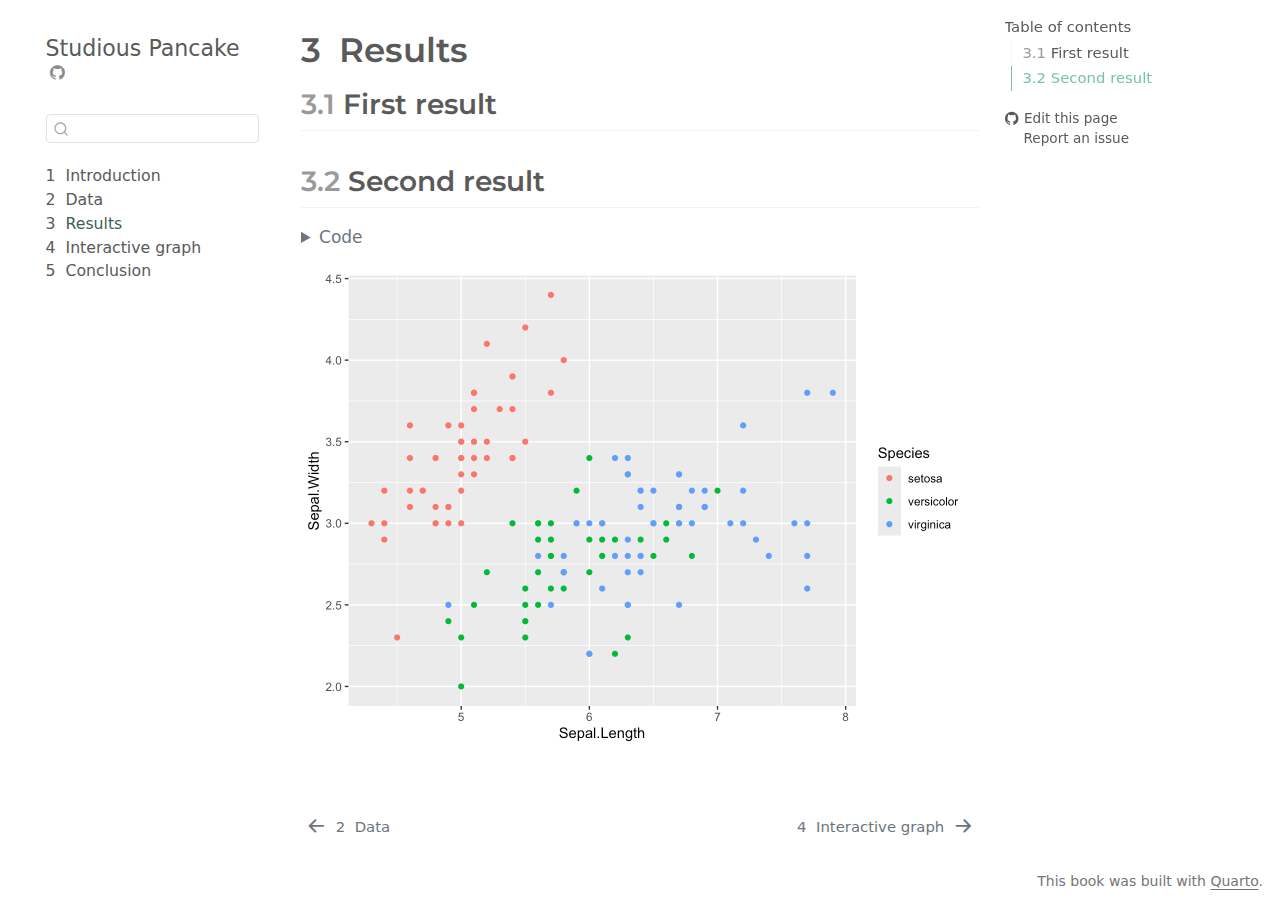
<file: docs/results.html>
<!DOCTYPE html>
<html xmlns="http://www.w3.org/1999/xhtml" lang="en" xml:lang="en"><head>

<meta charset="utf-8">
<meta name="generator" content="quarto-1.6.19">

<meta name="viewport" content="width=device-width, initial-scale=1.0, user-scalable=yes">


<title>3&nbsp; Results – Studious Pancake</title>
<style>
code{white-space: pre-wrap;}
span.smallcaps{font-variant: small-caps;}
div.columns{display: flex; gap: min(4vw, 1.5em);}
div.column{flex: auto; overflow-x: auto;}
div.hanging-indent{margin-left: 1.5em; text-indent: -1.5em;}
ul.task-list{list-style: none;}
ul.task-list li input[type="checkbox"] {
  width: 0.8em;
  margin: 0 0.8em 0.2em -1em; /* quarto-specific, see https://github.com/quarto-dev/quarto-cli/issues/4556 */ 
  vertical-align: middle;
}
/* CSS for syntax highlighting */
pre > code.sourceCode { white-space: pre; position: relative; }
pre > code.sourceCode > span { line-height: 1.25; }
pre > code.sourceCode > span:empty { height: 1.2em; }
.sourceCode { overflow: visible; }
code.sourceCode > span { color: inherit; text-decoration: inherit; }
div.sourceCode { margin: 1em 0; }
pre.sourceCode { margin: 0; }
@media screen {
div.sourceCode { overflow: auto; }
}
@media print {
pre > code.sourceCode { white-space: pre-wrap; }
pre > code.sourceCode > span { display: inline-block; text-indent: -5em; padding-left: 5em; }
}
pre.numberSource code
  { counter-reset: source-line 0; }
pre.numberSource code > span
  { position: relative; left: -4em; counter-increment: source-line; }
pre.numberSource code > span > a:first-child::before
  { content: counter(source-line);
    position: relative; left: -1em; text-align: right; vertical-align: baseline;
    border: none; display: inline-block;
    -webkit-touch-callout: none; -webkit-user-select: none;
    -khtml-user-select: none; -moz-user-select: none;
    -ms-user-select: none; user-select: none;
    padding: 0 4px; width: 4em;
  }
pre.numberSource { margin-left: 3em;  padding-left: 4px; }
div.sourceCode
  {   }
@media screen {
pre > code.sourceCode > span > a:first-child::before { text-decoration: underline; }
}
</style>


<script src="site_libs/quarto-nav/quarto-nav.js"></script>
<script src="site_libs/quarto-nav/headroom.min.js"></script>
<script src="site_libs/clipboard/clipboard.min.js"></script>
<script src="site_libs/quarto-search/autocomplete.umd.js"></script>
<script src="site_libs/quarto-search/fuse.min.js"></script>
<script src="site_libs/quarto-search/quarto-search.js"></script>
<meta name="quarto:offset" content="./">
<link href="./d3graph.html" rel="next">
<link href="./data.html" rel="prev">
<script src="site_libs/quarto-html/quarto.js"></script>
<script src="site_libs/quarto-html/popper.min.js"></script>
<script src="site_libs/quarto-html/tippy.umd.min.js"></script>
<script src="site_libs/quarto-html/anchor.min.js"></script>
<link href="site_libs/quarto-html/tippy.css" rel="stylesheet">
<link href="site_libs/quarto-html/quarto-syntax-highlighting-018089954d508eae8a473f0b7f0491f0.css" rel="stylesheet" id="quarto-text-highlighting-styles">
<script src="site_libs/bootstrap/bootstrap.min.js"></script>
<link href="site_libs/bootstrap/bootstrap-icons.css" rel="stylesheet">
<link href="site_libs/bootstrap/bootstrap-32b70bd0c214114904baeada437aa6ca.min.css" rel="stylesheet" append-hash="true" id="quarto-bootstrap" data-mode="light">
<script id="quarto-search-options" type="application/json">{
  "location": "sidebar",
  "copy-button": false,
  "collapse-after": 3,
  "panel-placement": "start",
  "type": "textbox",
  "limit": 50,
  "keyboard-shortcut": [
    "f",
    "/",
    "s"
  ],
  "show-item-context": false,
  "language": {
    "search-no-results-text": "No results",
    "search-matching-documents-text": "matching documents",
    "search-copy-link-title": "Copy link to search",
    "search-hide-matches-text": "Hide additional matches",
    "search-more-match-text": "more match in this document",
    "search-more-matches-text": "more matches in this document",
    "search-clear-button-title": "Clear",
    "search-text-placeholder": "",
    "search-detached-cancel-button-title": "Cancel",
    "search-submit-button-title": "Submit",
    "search-label": "Search"
  }
}</script>


</head>

<body class="nav-sidebar floating">

<div id="quarto-search-results"></div>
  <header id="quarto-header" class="headroom fixed-top">
  <nav class="quarto-secondary-nav">
    <div class="container-fluid d-flex">
      <button type="button" class="quarto-btn-toggle btn" data-bs-toggle="collapse" role="button" data-bs-target=".quarto-sidebar-collapse-item" aria-controls="quarto-sidebar" aria-expanded="false" aria-label="Toggle sidebar navigation" onclick="if (window.quartoToggleHeadroom) { window.quartoToggleHeadroom(); }">
        <i class="bi bi-layout-text-sidebar-reverse"></i>
      </button>
        <nav class="quarto-page-breadcrumbs" aria-label="breadcrumb"><ol class="breadcrumb"><li class="breadcrumb-item"><a href="./results.html"><span class="chapter-number">3</span>&nbsp; <span class="chapter-title">Results</span></a></li></ol></nav>
        <a class="flex-grow-1" role="navigation" data-bs-toggle="collapse" data-bs-target=".quarto-sidebar-collapse-item" aria-controls="quarto-sidebar" aria-expanded="false" aria-label="Toggle sidebar navigation" onclick="if (window.quartoToggleHeadroom) { window.quartoToggleHeadroom(); }">      
        </a>
      <button type="button" class="btn quarto-search-button" aria-label="Search" onclick="window.quartoOpenSearch();">
        <i class="bi bi-search"></i>
      </button>
    </div>
  </nav>
</header>
<!-- content -->
<div id="quarto-content" class="quarto-container page-columns page-rows-contents page-layout-article">
<!-- sidebar -->
  <nav id="quarto-sidebar" class="sidebar collapse collapse-horizontal quarto-sidebar-collapse-item sidebar-navigation floating overflow-auto">
    <div class="pt-lg-2 mt-2 text-left sidebar-header">
    <div class="sidebar-title mb-0 py-0">
      <a href="./">Studious Pancake</a> 
        <div class="sidebar-tools-main">
    <a href="https://github.com/jtr13/studious-pancake" title="Source Code" class="quarto-navigation-tool px-1" aria-label="Source Code"><i class="bi bi-github"></i></a>
</div>
    </div>
      </div>
        <div class="mt-2 flex-shrink-0 align-items-center">
        <div class="sidebar-search">
        <div id="quarto-search" class="" title="Search"></div>
        </div>
        </div>
    <div class="sidebar-menu-container"> 
    <ul class="list-unstyled mt-1">
        <li class="sidebar-item">
  <div class="sidebar-item-container"> 
  <a href="./index.html" class="sidebar-item-text sidebar-link">
 <span class="menu-text"><span class="chapter-number">1</span>&nbsp; <span class="chapter-title">Introduction</span></span></a>
  </div>
</li>
        <li class="sidebar-item">
  <div class="sidebar-item-container"> 
  <a href="./data.html" class="sidebar-item-text sidebar-link">
 <span class="menu-text"><span class="chapter-number">2</span>&nbsp; <span class="chapter-title">Data</span></span></a>
  </div>
</li>
        <li class="sidebar-item">
  <div class="sidebar-item-container"> 
  <a href="./results.html" class="sidebar-item-text sidebar-link active">
 <span class="menu-text"><span class="chapter-number">3</span>&nbsp; <span class="chapter-title">Results</span></span></a>
  </div>
</li>
        <li class="sidebar-item">
  <div class="sidebar-item-container"> 
  <a href="./d3graph.html" class="sidebar-item-text sidebar-link">
 <span class="menu-text"><span class="chapter-number">4</span>&nbsp; <span class="chapter-title">Interactive graph</span></span></a>
  </div>
</li>
        <li class="sidebar-item">
  <div class="sidebar-item-container"> 
  <a href="./conclusion.html" class="sidebar-item-text sidebar-link">
 <span class="menu-text"><span class="chapter-number">5</span>&nbsp; <span class="chapter-title">Conclusion</span></span></a>
  </div>
</li>
    </ul>
    </div>
</nav>
<div id="quarto-sidebar-glass" class="quarto-sidebar-collapse-item" data-bs-toggle="collapse" data-bs-target=".quarto-sidebar-collapse-item"></div>
<!-- margin-sidebar -->
    <div id="quarto-margin-sidebar" class="sidebar margin-sidebar">
        <nav id="TOC" role="doc-toc" class="toc-active">
    <h2 id="toc-title">Table of contents</h2>
   
  <ul>
  <li><a href="#first-result" id="toc-first-result" class="nav-link active" data-scroll-target="#first-result"><span class="header-section-number">3.1</span> First result</a></li>
  <li><a href="#second-result" id="toc-second-result" class="nav-link" data-scroll-target="#second-result"><span class="header-section-number">3.2</span> Second result</a></li>
  </ul>
<div class="toc-actions"><ul><li><a href="https://github.com/jtr13/studious-pancake/edit/main/results.qmd" class="toc-action"><i class="bi bi-github"></i>Edit this page</a></li><li><a href="https://github.com/jtr13/studious-pancake/issues/new" class="toc-action"><i class="bi empty"></i>Report an issue</a></li></ul></div></nav>
    </div>
<!-- main -->
<main class="content" id="quarto-document-content">

<header id="title-block-header" class="quarto-title-block default">
<div class="quarto-title">
<h1 class="title"><span class="chapter-number">3</span>&nbsp; <span class="chapter-title">Results</span></h1>
</div>



<div class="quarto-title-meta">

    
  
    
  </div>
  


</header>


<section id="first-result" class="level2" data-number="3.1">
<h2 data-number="3.1" class="anchored" data-anchor-id="first-result"><span class="header-section-number">3.1</span> First result</h2>
</section>
<section id="second-result" class="level2" data-number="3.2">
<h2 data-number="3.2" class="anchored" data-anchor-id="second-result"><span class="header-section-number">3.2</span> Second result</h2>
<div class="cell">
<details class="code-fold">
<summary>Code</summary>
<div class="sourceCode cell-code" id="cb1"><pre class="sourceCode r code-with-copy"><code class="sourceCode r"><span id="cb1-1"><a href="#cb1-1" aria-hidden="true" tabindex="-1"></a><span class="fu">library</span>(ggplot2)</span>
<span id="cb1-2"><a href="#cb1-2" aria-hidden="true" tabindex="-1"></a><span class="fu">ggplot</span>(iris, <span class="fu">aes</span>(Sepal.Length, Sepal.Width,</span>
<span id="cb1-3"><a href="#cb1-3" aria-hidden="true" tabindex="-1"></a>                 <span class="at">color =</span> Species)) <span class="sc">+</span></span>
<span id="cb1-4"><a href="#cb1-4" aria-hidden="true" tabindex="-1"></a>  <span class="fu">geom_point</span>()</span></code><button title="Copy to Clipboard" class="code-copy-button"><i class="bi"></i></button></pre></div>
</details>
<div class="cell-output-display">
<div>
<figure class="figure">
<p><img src="results_files/figure-html/unnamed-chunk-1-1.png" class="img-fluid figure-img" width="672"></p>
</figure>
</div>
</div>
</div>


</section>

</main> <!-- /main -->
<script id="quarto-html-after-body" type="application/javascript">
window.document.addEventListener("DOMContentLoaded", function (event) {
  const toggleBodyColorMode = (bsSheetEl) => {
    const mode = bsSheetEl.getAttribute("data-mode");
    const bodyEl = window.document.querySelector("body");
    if (mode === "dark") {
      bodyEl.classList.add("quarto-dark");
      bodyEl.classList.remove("quarto-light");
    } else {
      bodyEl.classList.add("quarto-light");
      bodyEl.classList.remove("quarto-dark");
    }
  }
  const toggleBodyColorPrimary = () => {
    const bsSheetEl = window.document.querySelector("link#quarto-bootstrap");
    if (bsSheetEl) {
      toggleBodyColorMode(bsSheetEl);
    }
  }
  toggleBodyColorPrimary();  
  const icon = "";
  const anchorJS = new window.AnchorJS();
  anchorJS.options = {
    placement: 'right',
    icon: icon
  };
  anchorJS.add('.anchored');
  const isCodeAnnotation = (el) => {
    for (const clz of el.classList) {
      if (clz.startsWith('code-annotation-')) {                     
        return true;
      }
    }
    return false;
  }
  const onCopySuccess = function(e) {
    // button target
    const button = e.trigger;
    // don't keep focus
    button.blur();
    // flash "checked"
    button.classList.add('code-copy-button-checked');
    var currentTitle = button.getAttribute("title");
    button.setAttribute("title", "Copied!");
    let tooltip;
    if (window.bootstrap) {
      button.setAttribute("data-bs-toggle", "tooltip");
      button.setAttribute("data-bs-placement", "left");
      button.setAttribute("data-bs-title", "Copied!");
      tooltip = new bootstrap.Tooltip(button, 
        { trigger: "manual", 
          customClass: "code-copy-button-tooltip",
          offset: [0, -8]});
      tooltip.show();    
    }
    setTimeout(function() {
      if (tooltip) {
        tooltip.hide();
        button.removeAttribute("data-bs-title");
        button.removeAttribute("data-bs-toggle");
        button.removeAttribute("data-bs-placement");
      }
      button.setAttribute("title", currentTitle);
      button.classList.remove('code-copy-button-checked');
    }, 1000);
    // clear code selection
    e.clearSelection();
  }
  const getTextToCopy = function(trigger) {
      const codeEl = trigger.previousElementSibling.cloneNode(true);
      for (const childEl of codeEl.children) {
        if (isCodeAnnotation(childEl)) {
          childEl.remove();
        }
      }
      return codeEl.innerText;
  }
  const clipboard = new window.ClipboardJS('.code-copy-button:not([data-in-quarto-modal])', {
    text: getTextToCopy
  });
  clipboard.on('success', onCopySuccess);
  if (window.document.getElementById('quarto-embedded-source-code-modal')) {
    // For code content inside modals, clipBoardJS needs to be initialized with a container option
    // TODO: Check when it could be a function (https://github.com/zenorocha/clipboard.js/issues/860)
    const clipboardModal = new window.ClipboardJS('.code-copy-button[data-in-quarto-modal]', {
      text: getTextToCopy,
      container: window.document.getElementById('quarto-embedded-source-code-modal')
    });
    clipboardModal.on('success', onCopySuccess);
  }
    var localhostRegex = new RegExp(/^(?:http|https):\/\/localhost\:?[0-9]*\//);
    var mailtoRegex = new RegExp(/^mailto:/);
      var filterRegex = new RegExp('/' + window.location.host + '/');
    var isInternal = (href) => {
        return filterRegex.test(href) || localhostRegex.test(href) || mailtoRegex.test(href);
    }
    // Inspect non-navigation links and adorn them if external
 	var links = window.document.querySelectorAll('a[href]:not(.nav-link):not(.navbar-brand):not(.toc-action):not(.sidebar-link):not(.sidebar-item-toggle):not(.pagination-link):not(.no-external):not([aria-hidden]):not(.dropdown-item):not(.quarto-navigation-tool):not(.about-link)');
    for (var i=0; i<links.length; i++) {
      const link = links[i];
      if (!isInternal(link.href)) {
        // undo the damage that might have been done by quarto-nav.js in the case of
        // links that we want to consider external
        if (link.dataset.originalHref !== undefined) {
          link.href = link.dataset.originalHref;
        }
      }
    }
  function tippyHover(el, contentFn, onTriggerFn, onUntriggerFn) {
    const config = {
      allowHTML: true,
      maxWidth: 500,
      delay: 100,
      arrow: false,
      appendTo: function(el) {
          return el.parentElement;
      },
      interactive: true,
      interactiveBorder: 10,
      theme: 'quarto',
      placement: 'bottom-start',
    };
    if (contentFn) {
      config.content = contentFn;
    }
    if (onTriggerFn) {
      config.onTrigger = onTriggerFn;
    }
    if (onUntriggerFn) {
      config.onUntrigger = onUntriggerFn;
    }
    window.tippy(el, config); 
  }
  const noterefs = window.document.querySelectorAll('a[role="doc-noteref"]');
  for (var i=0; i<noterefs.length; i++) {
    const ref = noterefs[i];
    tippyHover(ref, function() {
      // use id or data attribute instead here
      let href = ref.getAttribute('data-footnote-href') || ref.getAttribute('href');
      try { href = new URL(href).hash; } catch {}
      const id = href.replace(/^#\/?/, "");
      const note = window.document.getElementById(id);
      if (note) {
        return note.innerHTML;
      } else {
        return "";
      }
    });
  }
  const xrefs = window.document.querySelectorAll('a.quarto-xref');
  const processXRef = (id, note) => {
    // Strip column container classes
    const stripColumnClz = (el) => {
      el.classList.remove("page-full", "page-columns");
      if (el.children) {
        for (const child of el.children) {
          stripColumnClz(child);
        }
      }
    }
    stripColumnClz(note)
    if (id === null || id.startsWith('sec-')) {
      // Special case sections, only their first couple elements
      const container = document.createElement("div");
      if (note.children && note.children.length > 2) {
        container.appendChild(note.children[0].cloneNode(true));
        for (let i = 1; i < note.children.length; i++) {
          const child = note.children[i];
          if (child.tagName === "P" && child.innerText === "") {
            continue;
          } else {
            container.appendChild(child.cloneNode(true));
            break;
          }
        }
        if (window.Quarto?.typesetMath) {
          window.Quarto.typesetMath(container);
        }
        return container.innerHTML
      } else {
        if (window.Quarto?.typesetMath) {
          window.Quarto.typesetMath(note);
        }
        return note.innerHTML;
      }
    } else {
      // Remove any anchor links if they are present
      const anchorLink = note.querySelector('a.anchorjs-link');
      if (anchorLink) {
        anchorLink.remove();
      }
      if (window.Quarto?.typesetMath) {
        window.Quarto.typesetMath(note);
      }
      // TODO in 1.5, we should make sure this works without a callout special case
      if (note.classList.contains("callout")) {
        return note.outerHTML;
      } else {
        return note.innerHTML;
      }
    }
  }
  for (var i=0; i<xrefs.length; i++) {
    const xref = xrefs[i];
    tippyHover(xref, undefined, function(instance) {
      instance.disable();
      let url = xref.getAttribute('href');
      let hash = undefined; 
      if (url.startsWith('#')) {
        hash = url;
      } else {
        try { hash = new URL(url).hash; } catch {}
      }
      if (hash) {
        const id = hash.replace(/^#\/?/, "");
        const note = window.document.getElementById(id);
        if (note !== null) {
          try {
            const html = processXRef(id, note.cloneNode(true));
            instance.setContent(html);
          } finally {
            instance.enable();
            instance.show();
          }
        } else {
          // See if we can fetch this
          fetch(url.split('#')[0])
          .then(res => res.text())
          .then(html => {
            const parser = new DOMParser();
            const htmlDoc = parser.parseFromString(html, "text/html");
            const note = htmlDoc.getElementById(id);
            if (note !== null) {
              const html = processXRef(id, note);
              instance.setContent(html);
            } 
          }).finally(() => {
            instance.enable();
            instance.show();
          });
        }
      } else {
        // See if we can fetch a full url (with no hash to target)
        // This is a special case and we should probably do some content thinning / targeting
        fetch(url)
        .then(res => res.text())
        .then(html => {
          const parser = new DOMParser();
          const htmlDoc = parser.parseFromString(html, "text/html");
          const note = htmlDoc.querySelector('main.content');
          if (note !== null) {
            // This should only happen for chapter cross references
            // (since there is no id in the URL)
            // remove the first header
            if (note.children.length > 0 && note.children[0].tagName === "HEADER") {
              note.children[0].remove();
            }
            const html = processXRef(null, note);
            instance.setContent(html);
          } 
        }).finally(() => {
          instance.enable();
          instance.show();
        });
      }
    }, function(instance) {
    });
  }
      let selectedAnnoteEl;
      const selectorForAnnotation = ( cell, annotation) => {
        let cellAttr = 'data-code-cell="' + cell + '"';
        let lineAttr = 'data-code-annotation="' +  annotation + '"';
        const selector = 'span[' + cellAttr + '][' + lineAttr + ']';
        return selector;
      }
      const selectCodeLines = (annoteEl) => {
        const doc = window.document;
        const targetCell = annoteEl.getAttribute("data-target-cell");
        const targetAnnotation = annoteEl.getAttribute("data-target-annotation");
        const annoteSpan = window.document.querySelector(selectorForAnnotation(targetCell, targetAnnotation));
        const lines = annoteSpan.getAttribute("data-code-lines").split(",");
        const lineIds = lines.map((line) => {
          return targetCell + "-" + line;
        })
        let top = null;
        let height = null;
        let parent = null;
        if (lineIds.length > 0) {
            //compute the position of the single el (top and bottom and make a div)
            const el = window.document.getElementById(lineIds[0]);
            top = el.offsetTop;
            height = el.offsetHeight;
            parent = el.parentElement.parentElement;
          if (lineIds.length > 1) {
            const lastEl = window.document.getElementById(lineIds[lineIds.length - 1]);
            const bottom = lastEl.offsetTop + lastEl.offsetHeight;
            height = bottom - top;
          }
          if (top !== null && height !== null && parent !== null) {
            // cook up a div (if necessary) and position it 
            let div = window.document.getElementById("code-annotation-line-highlight");
            if (div === null) {
              div = window.document.createElement("div");
              div.setAttribute("id", "code-annotation-line-highlight");
              div.style.position = 'absolute';
              parent.appendChild(div);
            }
            div.style.top = top - 2 + "px";
            div.style.height = height + 4 + "px";
            div.style.left = 0;
            let gutterDiv = window.document.getElementById("code-annotation-line-highlight-gutter");
            if (gutterDiv === null) {
              gutterDiv = window.document.createElement("div");
              gutterDiv.setAttribute("id", "code-annotation-line-highlight-gutter");
              gutterDiv.style.position = 'absolute';
              const codeCell = window.document.getElementById(targetCell);
              const gutter = codeCell.querySelector('.code-annotation-gutter');
              gutter.appendChild(gutterDiv);
            }
            gutterDiv.style.top = top - 2 + "px";
            gutterDiv.style.height = height + 4 + "px";
          }
          selectedAnnoteEl = annoteEl;
        }
      };
      const unselectCodeLines = () => {
        const elementsIds = ["code-annotation-line-highlight", "code-annotation-line-highlight-gutter"];
        elementsIds.forEach((elId) => {
          const div = window.document.getElementById(elId);
          if (div) {
            div.remove();
          }
        });
        selectedAnnoteEl = undefined;
      };
        // Handle positioning of the toggle
    window.addEventListener(
      "resize",
      throttle(() => {
        elRect = undefined;
        if (selectedAnnoteEl) {
          selectCodeLines(selectedAnnoteEl);
        }
      }, 10)
    );
    function throttle(fn, ms) {
    let throttle = false;
    let timer;
      return (...args) => {
        if(!throttle) { // first call gets through
            fn.apply(this, args);
            throttle = true;
        } else { // all the others get throttled
            if(timer) clearTimeout(timer); // cancel #2
            timer = setTimeout(() => {
              fn.apply(this, args);
              timer = throttle = false;
            }, ms);
        }
      };
    }
      // Attach click handler to the DT
      const annoteDls = window.document.querySelectorAll('dt[data-target-cell]');
      for (const annoteDlNode of annoteDls) {
        annoteDlNode.addEventListener('click', (event) => {
          const clickedEl = event.target;
          if (clickedEl !== selectedAnnoteEl) {
            unselectCodeLines();
            const activeEl = window.document.querySelector('dt[data-target-cell].code-annotation-active');
            if (activeEl) {
              activeEl.classList.remove('code-annotation-active');
            }
            selectCodeLines(clickedEl);
            clickedEl.classList.add('code-annotation-active');
          } else {
            // Unselect the line
            unselectCodeLines();
            clickedEl.classList.remove('code-annotation-active');
          }
        });
      }
  const findCites = (el) => {
    const parentEl = el.parentElement;
    if (parentEl) {
      const cites = parentEl.dataset.cites;
      if (cites) {
        return {
          el,
          cites: cites.split(' ')
        };
      } else {
        return findCites(el.parentElement)
      }
    } else {
      return undefined;
    }
  };
  var bibliorefs = window.document.querySelectorAll('a[role="doc-biblioref"]');
  for (var i=0; i<bibliorefs.length; i++) {
    const ref = bibliorefs[i];
    const citeInfo = findCites(ref);
    if (citeInfo) {
      tippyHover(citeInfo.el, function() {
        var popup = window.document.createElement('div');
        citeInfo.cites.forEach(function(cite) {
          var citeDiv = window.document.createElement('div');
          citeDiv.classList.add('hanging-indent');
          citeDiv.classList.add('csl-entry');
          var biblioDiv = window.document.getElementById('ref-' + cite);
          if (biblioDiv) {
            citeDiv.innerHTML = biblioDiv.innerHTML;
          }
          popup.appendChild(citeDiv);
        });
        return popup.innerHTML;
      });
    }
  }
});
</script>
<nav class="page-navigation">
  <div class="nav-page nav-page-previous">
      <a href="./data.html" class="pagination-link" aria-label="Data">
        <i class="bi bi-arrow-left-short"></i> <span class="nav-page-text"><span class="chapter-number">2</span>&nbsp; <span class="chapter-title">Data</span></span>
      </a>          
  </div>
  <div class="nav-page nav-page-next">
      <a href="./d3graph.html" class="pagination-link" aria-label="Interactive graph">
        <span class="nav-page-text"><span class="chapter-number">4</span>&nbsp; <span class="chapter-title">Interactive graph</span></span> <i class="bi bi-arrow-right-short"></i>
      </a>
  </div>
</nav>
</div> <!-- /content -->
<footer class="footer">
  <div class="nav-footer">
    <div class="nav-footer-left">
      &nbsp;
    </div>   
    <div class="nav-footer-center">
      &nbsp;
    <div class="toc-actions d-sm-block d-md-none"><ul><li><a href="https://github.com/jtr13/studious-pancake/edit/main/results.qmd" class="toc-action"><i class="bi bi-github"></i>Edit this page</a></li><li><a href="https://github.com/jtr13/studious-pancake/issues/new" class="toc-action"><i class="bi empty"></i>Report an issue</a></li></ul></div></div>
    <div class="nav-footer-right">
<p>This book was built with <a href="https://quarto.org/">Quarto</a>.</p>
</div>
  </div>
</footer>




</body></html>
</file>
<file: docs/site_libs/quarto-html/tippy.css>
.tippy-box[data-animation=fade][data-state=hidden]{opacity:0}[data-tippy-root]{max-width:calc(100vw - 10px)}.tippy-box{position:relative;background-color:#333;color:#fff;border-radius:4px;font-size:14px;line-height:1.4;white-space:normal;outline:0;transition-property:transform,visibility,opacity}.tippy-box[data-placement^=top]>.tippy-arrow{bottom:0}.tippy-box[data-placement^=top]>.tippy-arrow:before{bottom:-7px;left:0;border-width:8px 8px 0;border-top-color:initial;transform-origin:center top}.tippy-box[data-placement^=bottom]>.tippy-arrow{top:0}.tippy-box[data-placement^=bottom]>.tippy-arrow:before{top:-7px;left:0;border-width:0 8px 8px;border-bottom-color:initial;transform-origin:center bottom}.tippy-box[data-placement^=left]>.tippy-arrow{right:0}.tippy-box[data-placement^=left]>.tippy-arrow:before{border-width:8px 0 8px 8px;border-left-color:initial;right:-7px;transform-origin:center left}.tippy-box[data-placement^=right]>.tippy-arrow{left:0}.tippy-box[data-placement^=right]>.tippy-arrow:before{left:-7px;border-width:8px 8px 8px 0;border-right-color:initial;transform-origin:center right}.tippy-box[data-inertia][data-state=visible]{transition-timing-function:cubic-bezier(.54,1.5,.38,1.11)}.tippy-arrow{width:16px;height:16px;color:#333}.tippy-arrow:before{content:"";position:absolute;border-color:transparent;border-style:solid}.tippy-content{position:relative;padding:5px 9px;z-index:1}
</file>
<file: docs/site_libs/quarto-html/quarto-syntax-highlighting-018089954d508eae8a473f0b7f0491f0.css>
/* quarto syntax highlight colors */
:root {
  --quarto-hl-ot-color: #003B4F;
  --quarto-hl-at-color: #657422;
  --quarto-hl-ss-color: #20794D;
  --quarto-hl-an-color: #5E5E5E;
  --quarto-hl-fu-color: #4758AB;
  --quarto-hl-st-color: #20794D;
  --quarto-hl-cf-color: #003B4F;
  --quarto-hl-op-color: #5E5E5E;
  --quarto-hl-er-color: #AD0000;
  --quarto-hl-bn-color: #AD0000;
  --quarto-hl-al-color: #AD0000;
  --quarto-hl-va-color: #111111;
  --quarto-hl-bu-color: inherit;
  --quarto-hl-ex-color: inherit;
  --quarto-hl-pp-color: #AD0000;
  --quarto-hl-in-color: #5E5E5E;
  --quarto-hl-vs-color: #20794D;
  --quarto-hl-wa-color: #5E5E5E;
  --quarto-hl-do-color: #5E5E5E;
  --quarto-hl-im-color: #00769E;
  --quarto-hl-ch-color: #20794D;
  --quarto-hl-dt-color: #AD0000;
  --quarto-hl-fl-color: #AD0000;
  --quarto-hl-co-color: #5E5E5E;
  --quarto-hl-cv-color: #5E5E5E;
  --quarto-hl-cn-color: #8f5902;
  --quarto-hl-sc-color: #5E5E5E;
  --quarto-hl-dv-color: #AD0000;
  --quarto-hl-kw-color: #003B4F;
}

/* other quarto variables */
:root {
  --quarto-font-monospace: SFMono-Regular, Menlo, Monaco, Consolas, "Liberation Mono", "Courier New", monospace;
}

pre > code.sourceCode > span {
  color: #003B4F;
}

code span {
  color: #003B4F;
}

code.sourceCode > span {
  color: #003B4F;
}

div.sourceCode,
div.sourceCode pre.sourceCode {
  color: #003B4F;
}

code span.ot {
  color: #003B4F;
  font-style: inherit;
}

code span.at {
  color: #657422;
  font-style: inherit;
}

code span.ss {
  color: #20794D;
  font-style: inherit;
}

code span.an {
  color: #5E5E5E;
  font-style: inherit;
}

code span.fu {
  color: #4758AB;
  font-style: inherit;
}

code span.st {
  color: #20794D;
  font-style: inherit;
}

code span.cf {
  color: #003B4F;
  font-weight: bold;
  font-style: inherit;
}

code span.op {
  color: #5E5E5E;
  font-style: inherit;
}

code span.er {
  color: #AD0000;
  font-style: inherit;
}

code span.bn {
  color: #AD0000;
  font-style: inherit;
}

code span.al {
  color: #AD0000;
  font-style: inherit;
}

code span.va {
  color: #111111;
  font-style: inherit;
}

code span.bu {
  font-style: inherit;
}

code span.ex {
  font-style: inherit;
}

code span.pp {
  color: #AD0000;
  font-style: inherit;
}

code span.in {
  color: #5E5E5E;
  font-style: inherit;
}

code span.vs {
  color: #20794D;
  font-style: inherit;
}

code span.wa {
  color: #5E5E5E;
  font-style: italic;
}

code span.do {
  color: #5E5E5E;
  font-style: italic;
}

code span.im {
  color: #00769E;
  font-style: inherit;
}

code span.ch {
  color: #20794D;
  font-style: inherit;
}

code span.dt {
  color: #AD0000;
  font-style: inherit;
}

code span.fl {
  color: #AD0000;
  font-style: inherit;
}

code span.co {
  color: #5E5E5E;
  font-style: inherit;
}

code span.cv {
  color: #5E5E5E;
  font-style: italic;
}

code span.cn {
  color: #8f5902;
  font-style: inherit;
}

code span.sc {
  color: #5E5E5E;
  font-style: inherit;
}

code span.dv {
  color: #AD0000;
  font-style: inherit;
}

code span.kw {
  color: #003B4F;
  font-weight: bold;
  font-style: inherit;
}

.prevent-inlining {
  content: "</";
}

/*# sourceMappingURL=c2936e5f1fd09423e11af5a0cbfe170a.css.map */
</file>
